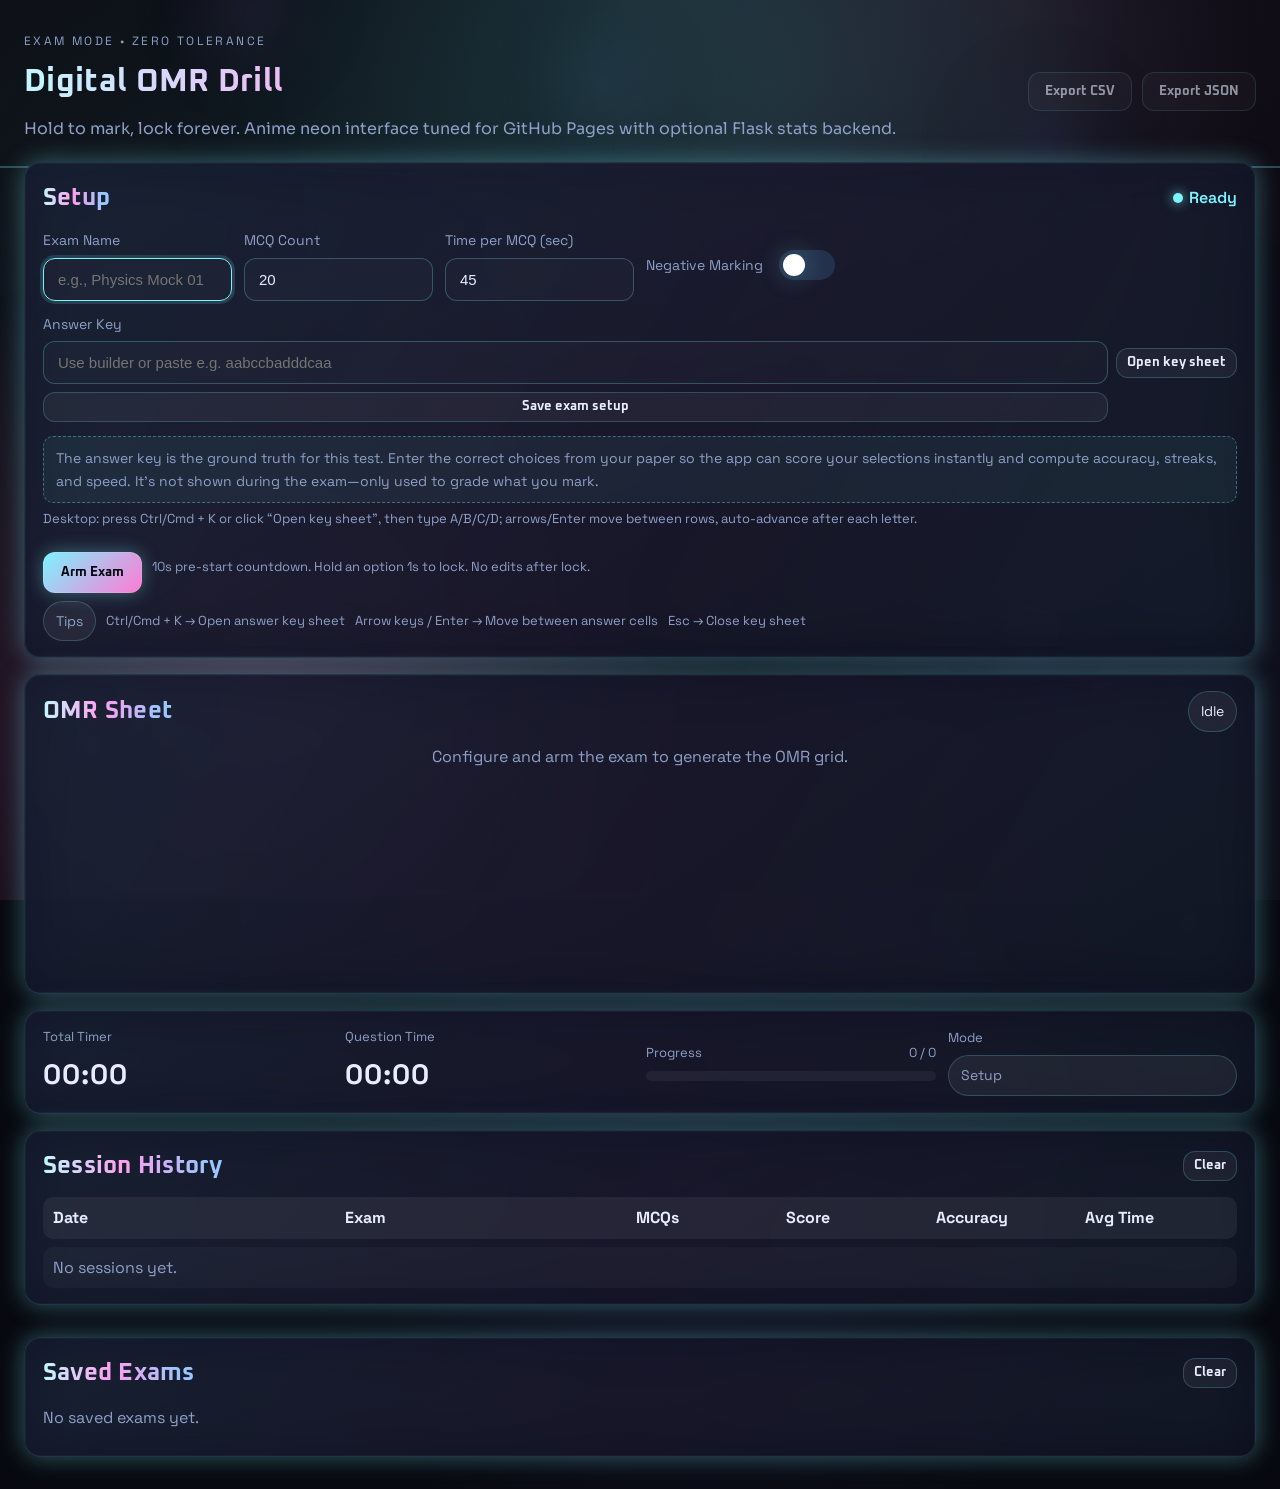
<file: index.html>
<!DOCTYPE html>
<html lang="en">
<head>
  <meta charset="UTF-8">
  <meta name="viewport" content="width=device-width, initial-scale=1.0">
  <title>Digital OMR Drill</title>
  <link rel="stylesheet" href="style.css">
  <link rel="preconnect" href="https://fonts.googleapis.com">
  <link rel="preconnect" href="https://fonts.gstatic.com" crossorigin>
  <link href="https://fonts.googleapis.com/css2?family=Oxanium:wght@400;600;700&family=Space+Grotesk:wght@400;500;600&family=Chakra+Petch:wght@500;700&family=Sora:wght@400;600&display=swap" rel="stylesheet">
</head>
<body>
  <canvas id="bgCanvas" class="bg-canvas" aria-hidden="true"></canvas>
  <div class="background-glow"></div>
  <header class="hero">
    <div>
      <p class="eyebrow">Exam mode • Zero tolerance</p>
      <h1>Digital OMR Drill</h1>
      <p class="lede">Hold to mark, lock forever. Anime neon interface tuned for GitHub Pages with optional Flask stats backend.</p>
    </div>
    <div class="hero-actions">
      <button id="exportCsvBtn" class="ghost" disabled>Export CSV</button>
      <button id="exportJsonBtn" class="ghost" disabled>Export JSON</button>
    </div>
  </header>

  <main class="app-shell">
    <section class="panel setup">
      <div class="panel-header">
        <h2>Setup</h2>
        <span class="status-dot ready">Ready</span>
      </div>
      <div class="grid form-grid">
        <label class="field">
          <span>Exam Name</span>
          <input id="examName" type="text" placeholder="e.g., Physics Mock 01" autocomplete="off" required>
        </label>
        <label class="field">
          <span>MCQ Count</span>
          <input id="mcqCount" type="number" min="1" max="500" value="20" required>
        </label>
        <label class="field">
          <span>Time per MCQ (sec)</span>
          <input id="timePerMcq" type="number" min="5" max="1200" value="45" required>
        </label>
        <label class="field switcher">
          <span>Negative Marking</span>
          <div class="toggle">
            <input id="negativeMarking" type="checkbox">
            <span class="slider"></span>
          </div>
        </label>
        <label class="field answer-key">
          <span>Answer Key</span>
          <div class="key-row">
            <input id="answerKey" type="text" placeholder="Use builder or paste e.g. aabccbadddcaa" autocomplete="off">
            <button id="openKeyBuilder" type="button" class="ghost small">Open key sheet</button>
            <button id="saveExamBtn" type="button" class="ghost small">Save exam setup</button>
          </div>
          <div class="callout">
            The answer key is the ground truth for this test. Enter the correct choices from your paper so the app can score your selections instantly and compute accuracy, streaks, and speed. It’s not shown during the exam—only used to grade what you mark.
          </div>
          <p class="hint desktop-only">Desktop: press Ctrl/Cmd + K or click “Open key sheet”, then type A/B/C/D; arrows/Enter move between rows, auto-advance after each letter.</p>
          <p class="hint mobile-only">Phone: tap “Open key sheet”, type A/B/C/D for each numbered row; the cursor moves forward after each letter. Use the on-screen arrows to navigate if needed.</p>
        </label>
      </div>
      <div class="setup-actions">
        <button id="startBtn" class="primary">Arm Exam</button>
        <p class="hint">10s pre-start countdown. Hold an option 1s to lock. No edits after lock.</p>
      </div>
      <div class="hotkeys">
        <span class="chip subtle">Tips</span>
        <div class="tip-list">
          <span>Ctrl/Cmd + K → Open answer key sheet</span>
          <span>Arrow keys / Enter → Move between answer cells</span>
          <span>Esc → Close key sheet</span>
        </div>
      </div>
    </section>

    <section class="panel omr-shell">
      <div class="panel-header">
        <h2>OMR Sheet</h2>
        <div class="chip" id="statusTag">Idle</div>
      </div>
      <div id="omrGrid" class="omr-grid empty-state">
        <p>Configure and arm the exam to generate the OMR grid.</p>
      </div>
    </section>

    <section class="panel bottom-bar">
      <div class="timer-block">
        <span class="label">Total Timer</span>
        <div id="totalTimer" class="big-number">00:00</div>
      </div>
      <div class="timer-block">
        <span class="label">Question Time</span>
        <div id="questionTimer" class="big-number">00:00</div>
      </div>
      <div class="progress">
        <div class="progress-meta">
          <span>Progress</span>
          <span id="progressText">0 / 0</span>
        </div>
        <div class="bar">
          <div id="progressBar"></div>
        </div>
      </div>
      <div class="state">
        <span class="label">Mode</span>
        <div id="modeLabel" class="chip subtle">Setup</div>
      </div>
    </section>

    <section class="panel results" id="resultsPanel" hidden>
      <div class="panel-header">
        <h2>Results</h2>
        <div class="chip success" id="scoreChip">Score: 0</div>
        <div class="chip subtle" id="moodChip">Mood: —</div>
      </div>
      <div class="results-grid">
        <div>
          <h3>Valid Answers</h3>
          <ul id="validList" class="answer-list"></ul>
        </div>
        <div>
          <h3>Overtime Answers</h3>
          <ul id="overtimeList" class="answer-list"></ul>
        </div>
      </div>
      <div class="stats">
        <div class="stat-card"><span>Accuracy</span><strong id="accuracyStat">0%</strong></div>
        <div class="stat-card"><span>Avg Time</span><strong id="avgTimeStat">0s</strong></div>
        <div class="stat-card"><span>Speed Var</span><strong id="varianceStat">0</strong></div>
        <div class="stat-card"><span>Longest Streak</span><strong id="streakStat">0</strong></div>
        <div class="stat-card"><span>Overtime Ratio</span><strong id="overtimeStat">0%</strong></div>
      </div>
      <div class="comparison" id="comparisonPanel" hidden>
        <div class="compare-card">
          <p class="eyebrow">This Run</p>
          <div class="compare-grid">
            <span>Score</span><strong id="cmpScoreNow">0</strong>
            <span>Accuracy</span><strong id="cmpAccNow">0%</strong>
            <span>Avg Time</span><strong id="cmpTimeNow">0s</strong>
          </div>
        </div>
        <div class="compare-card">
          <p class="eyebrow">Previous</p>
          <div class="compare-grid">
            <span>Score</span><strong id="cmpScorePrev">–</strong>
            <span>Accuracy</span><strong id="cmpAccPrev">–</strong>
            <span>Avg Time</span><strong id="cmpTimePrev">–</strong>
          </div>
          <p class="hint" id="cmpLabelPrev"></p>
        </div>
      </div>
      <div class="actions">
        <button id="saveSessionBtn" class="primary">Save Session</button>
        <button id="resetBtn" class="ghost">Reset</button>
        <button id="redoBtn" class="ghost">Redo Exam</button>
      </div>
    </section>

    <section class="panel history" id="historyPanel">
      <div class="panel-header">
        <h2>Session History</h2>
        <button id="clearHistoryBtn" class="ghost small">Clear</button>
      </div>
      <div class="history-table">
        <div class="history-row head">
          <span>Date</span><span>Exam</span><span>MCQs</span><span>Score</span><span>Accuracy</span><span>Avg Time</span>
        </div>
        <div id="historyBody"></div>
      </div>
    </section>

    <section class="panel saved-exams" id="savedExamsPanel">
      <div class="panel-header">
        <h2>Saved Exams</h2>
        <button id="clearExamsBtn" class="ghost small">Clear</button>
      </div>
      <div class="saved-grid" id="savedExamsBody">
        <p class="muted">No saved exams yet.</p>
      </div>
    </section>
  </main>

  <div id="prestartOverlay" class="overlay hidden">
    <div class="overlay-card">
      <p class="eyebrow">Starting in</p>
      <div id="countdownNum" class="countdown">10</div>
      <p>Hold steady — no inputs until the lights turn green.</p>
    </div>
  </div>

  <div id="answerOverlay" class="overlay hidden">
    <div class="overlay-card wide">
      <div class="panel-header">
        <h3>Fill Answer Key</h3>
        <button id="closeKeyBuilder" class="ghost small" type="button">Close</button>
      </div>
      <p class="lede">Enter one letter per question (A/B/C/D). Rows match your MCQ count.</p>
      <div class="shortcut-hints">
        <span>Arrows / Enter to move</span>
        <span>Auto-advance after typing</span>
        <span>Esc to close</span>
      </div>
      <div id="answerGrid" class="answer-grid"></div>
      <div class="dialog-actions">
        <button id="applyKeyBuilder" class="primary" type="button">Apply Answers</button>
        <button id="clearKeyBuilder" class="ghost" type="button">Clear</button>
      </div>
    </div>
  </div>

  <div id="endDialog" class="overlay hidden">
    <div class="overlay-card">
      <h3>Time's Up</h3>
      <p>Continue to view results or give up to discard.</p>
      <div class="dialog-actions">
        <button id="continueBtn" class="primary">Continue</button>
        <button id="giveUpBtn" class="ghost">Give up</button>
      </div>
    </div>
  </div>

  <template id="rowTemplate">
    <div class="omr-row">
      <span class="q-number"></span>
      <div class="options">
        <button class="option" data-choice="A">A</button>
        <button class="option" data-choice="B">B</button>
        <button class="option" data-choice="C">C</button>
        <button class="option" data-choice="D">D</button>
      </div>
      <span class="lock-state">Unlocked</span>
    </div>
  </template>

  <script>
    // Optional: set your Flask backend origin here, e.g. "http://localhost:5000"
    window.BACKEND_URL = "";
  </script>
  <script src="script.js"></script>
</body>
</html>
</file>
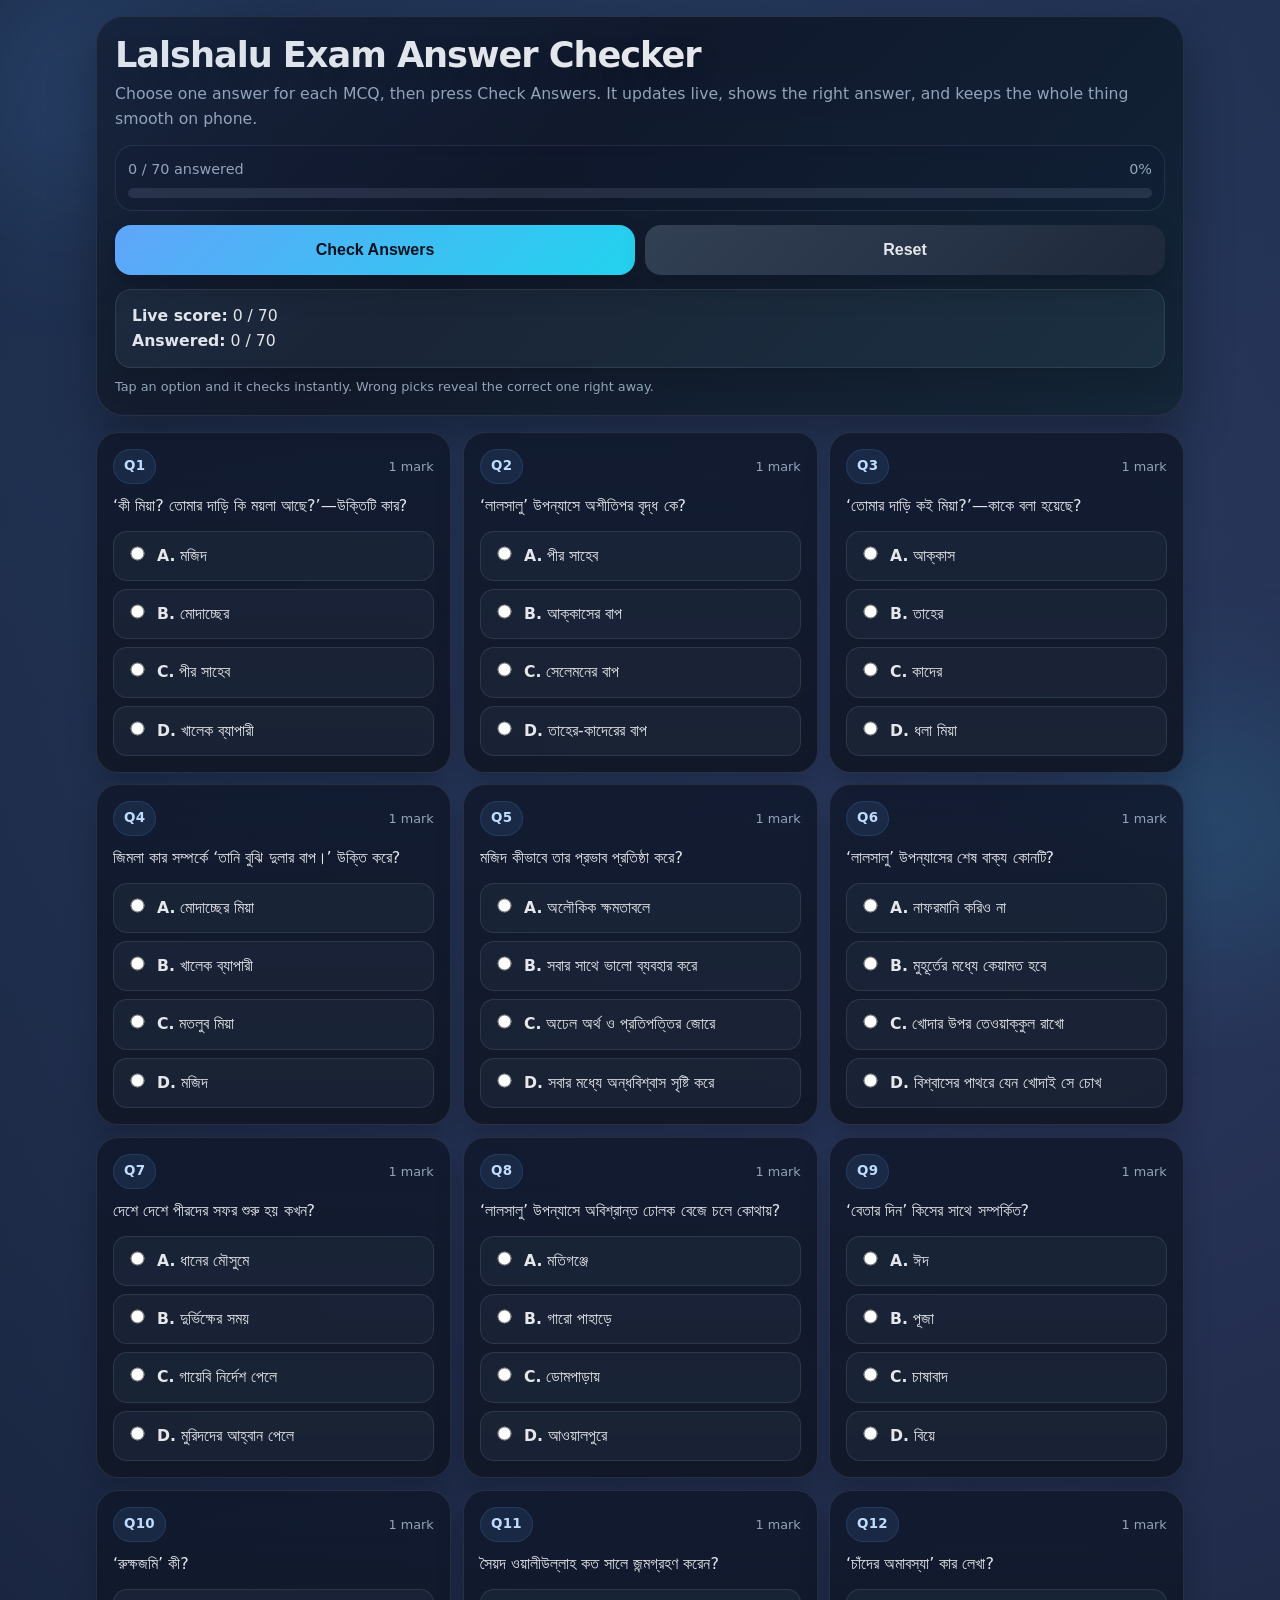
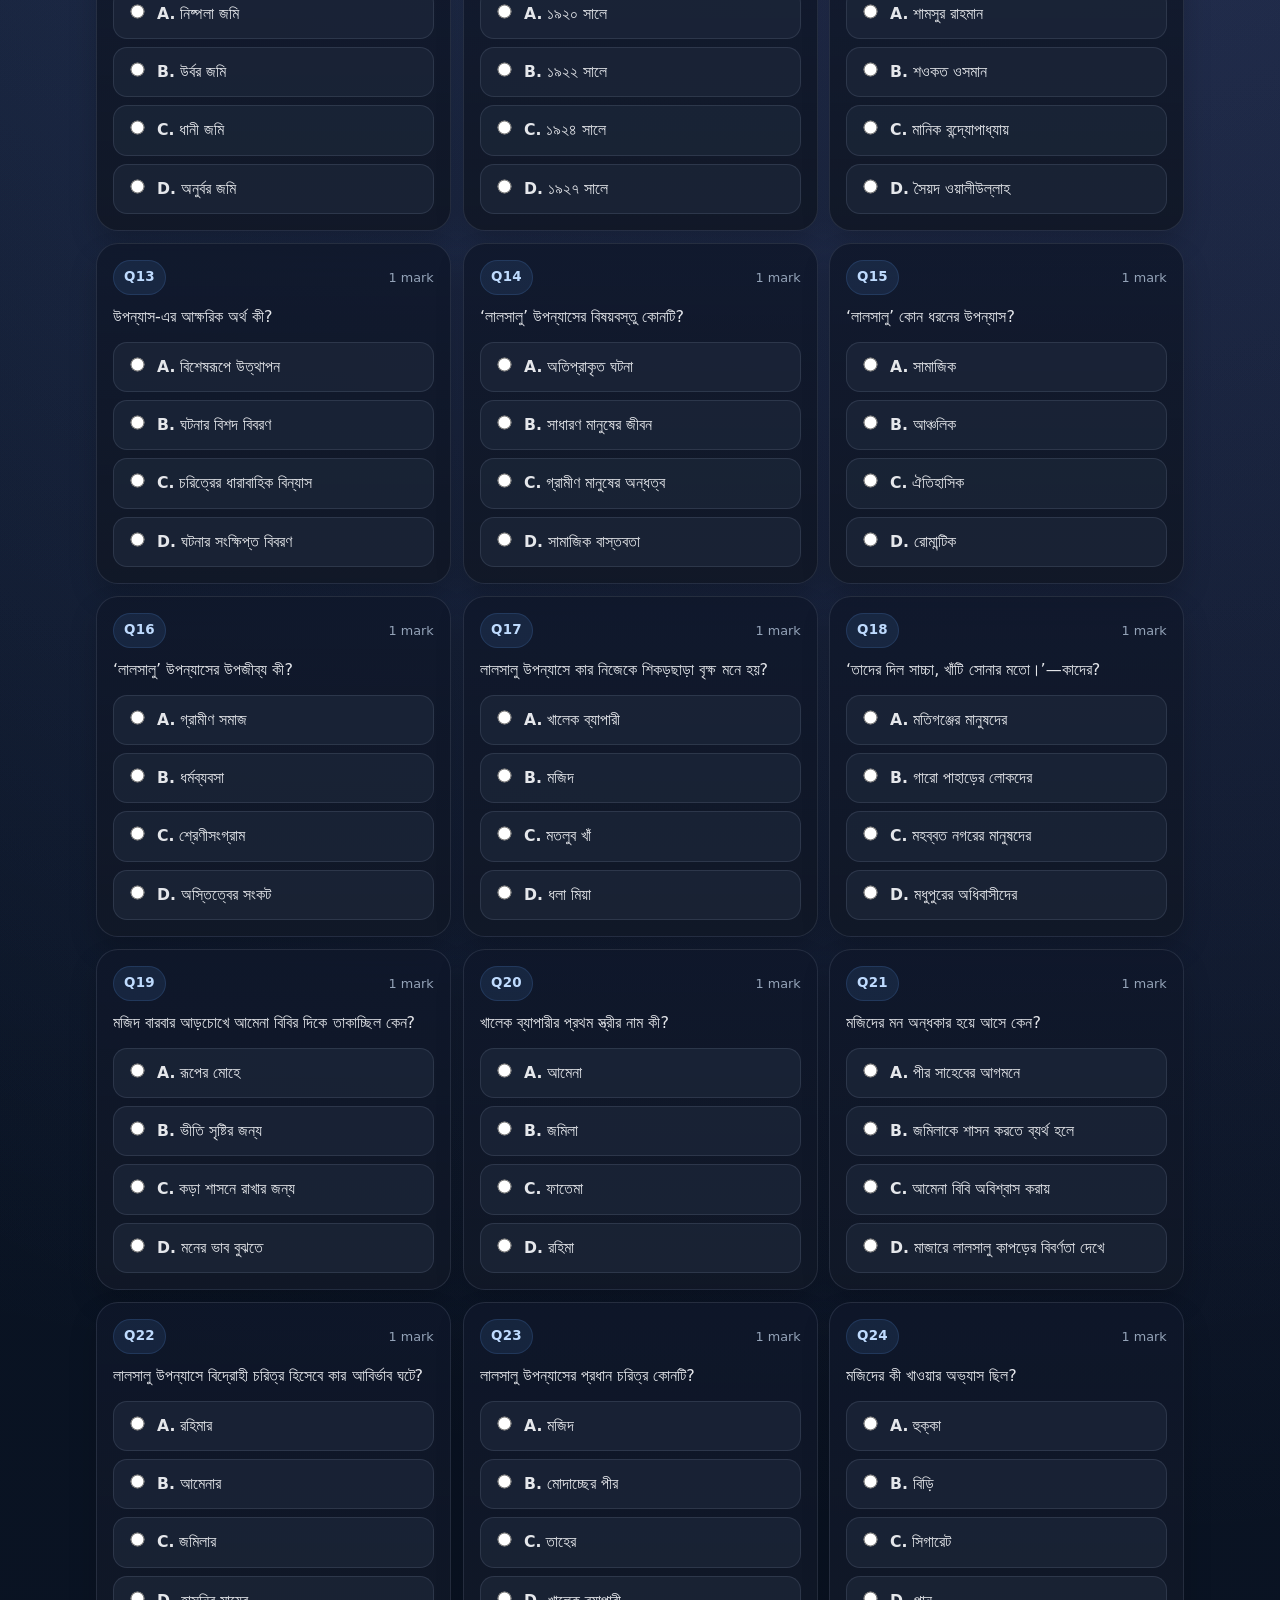
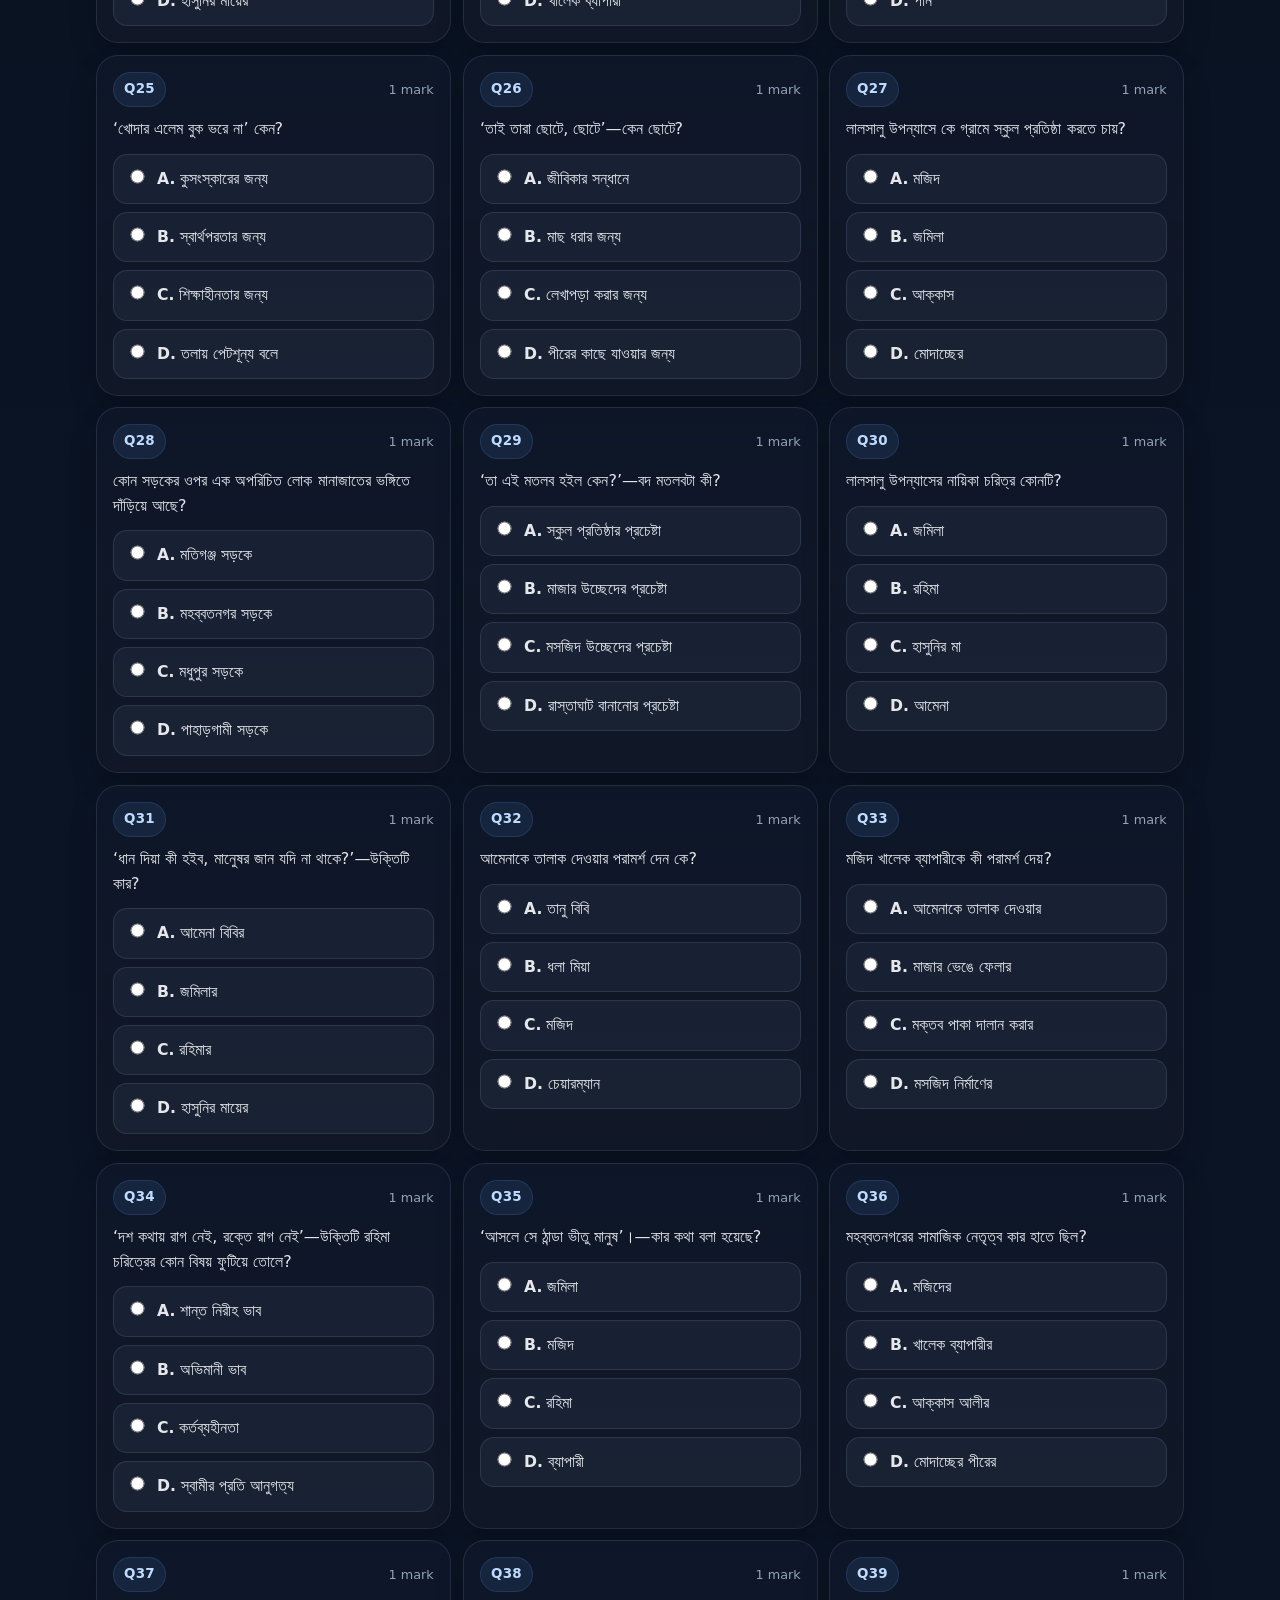
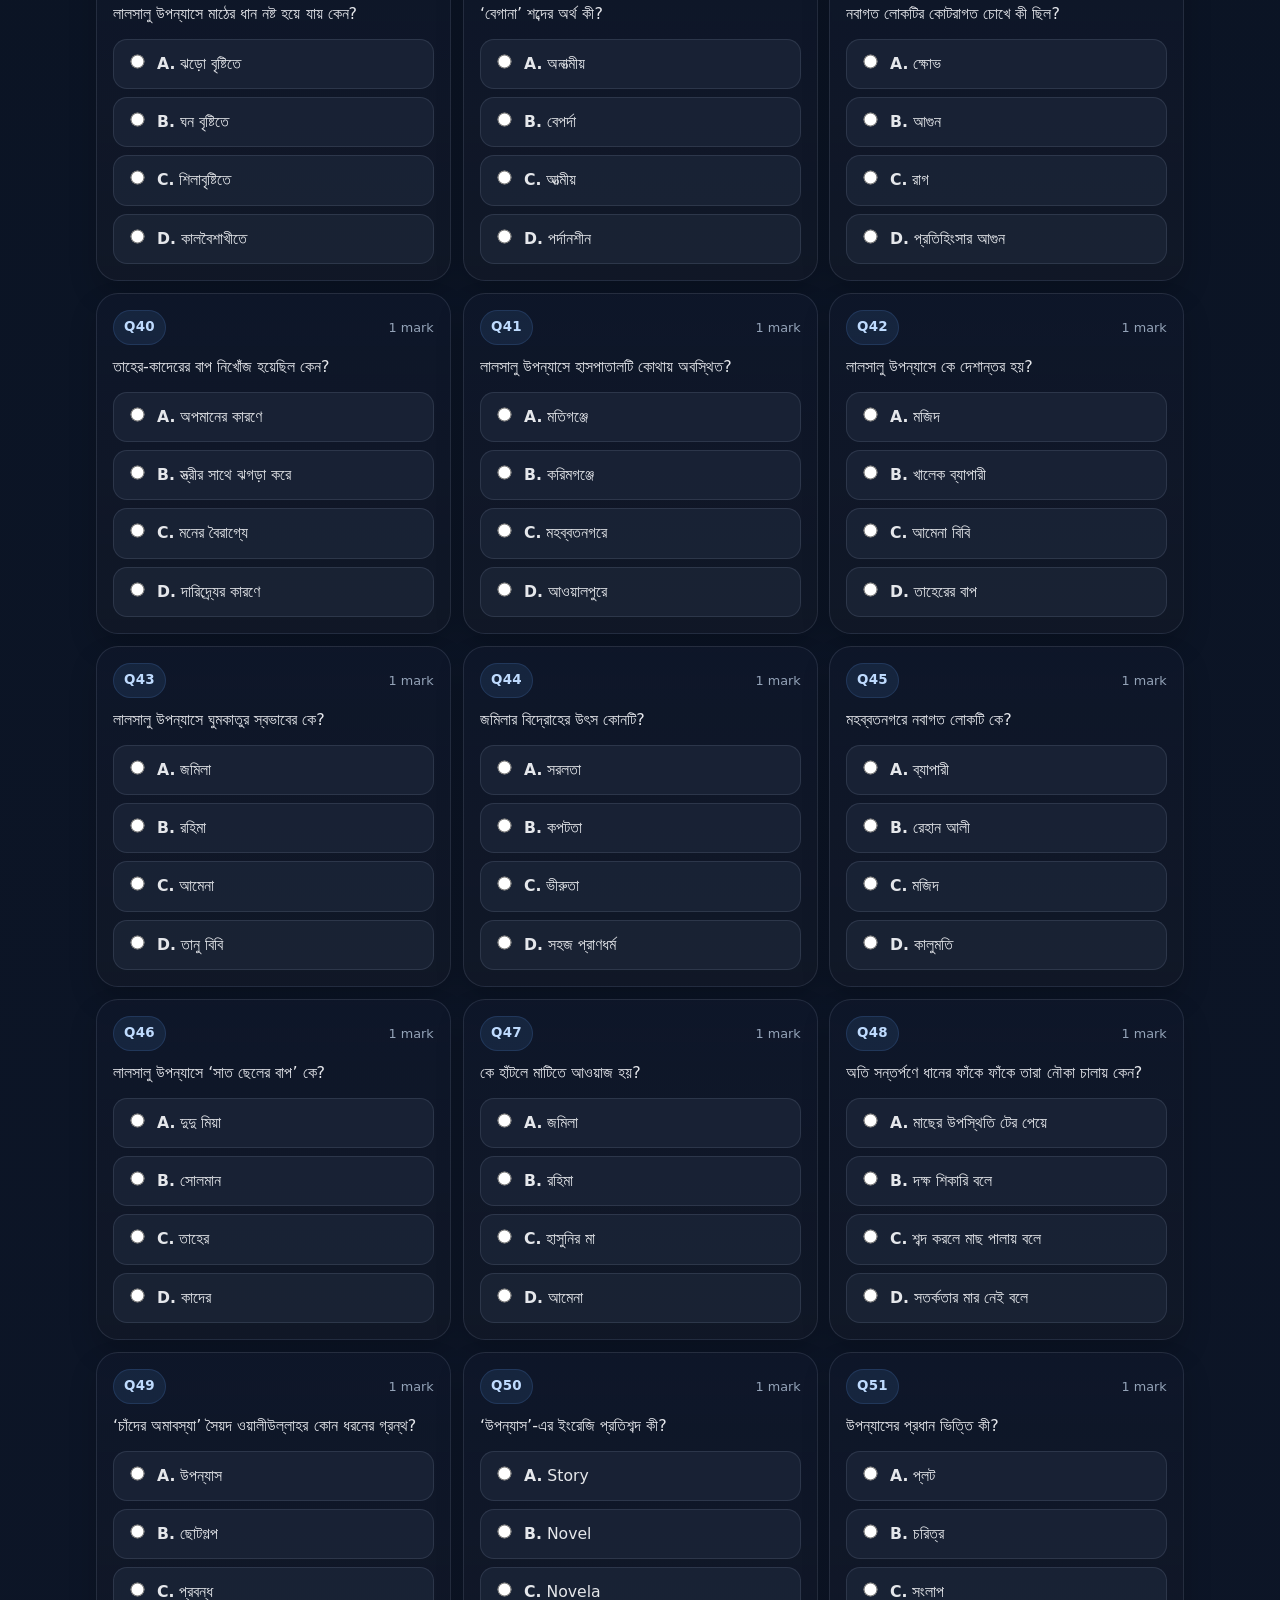
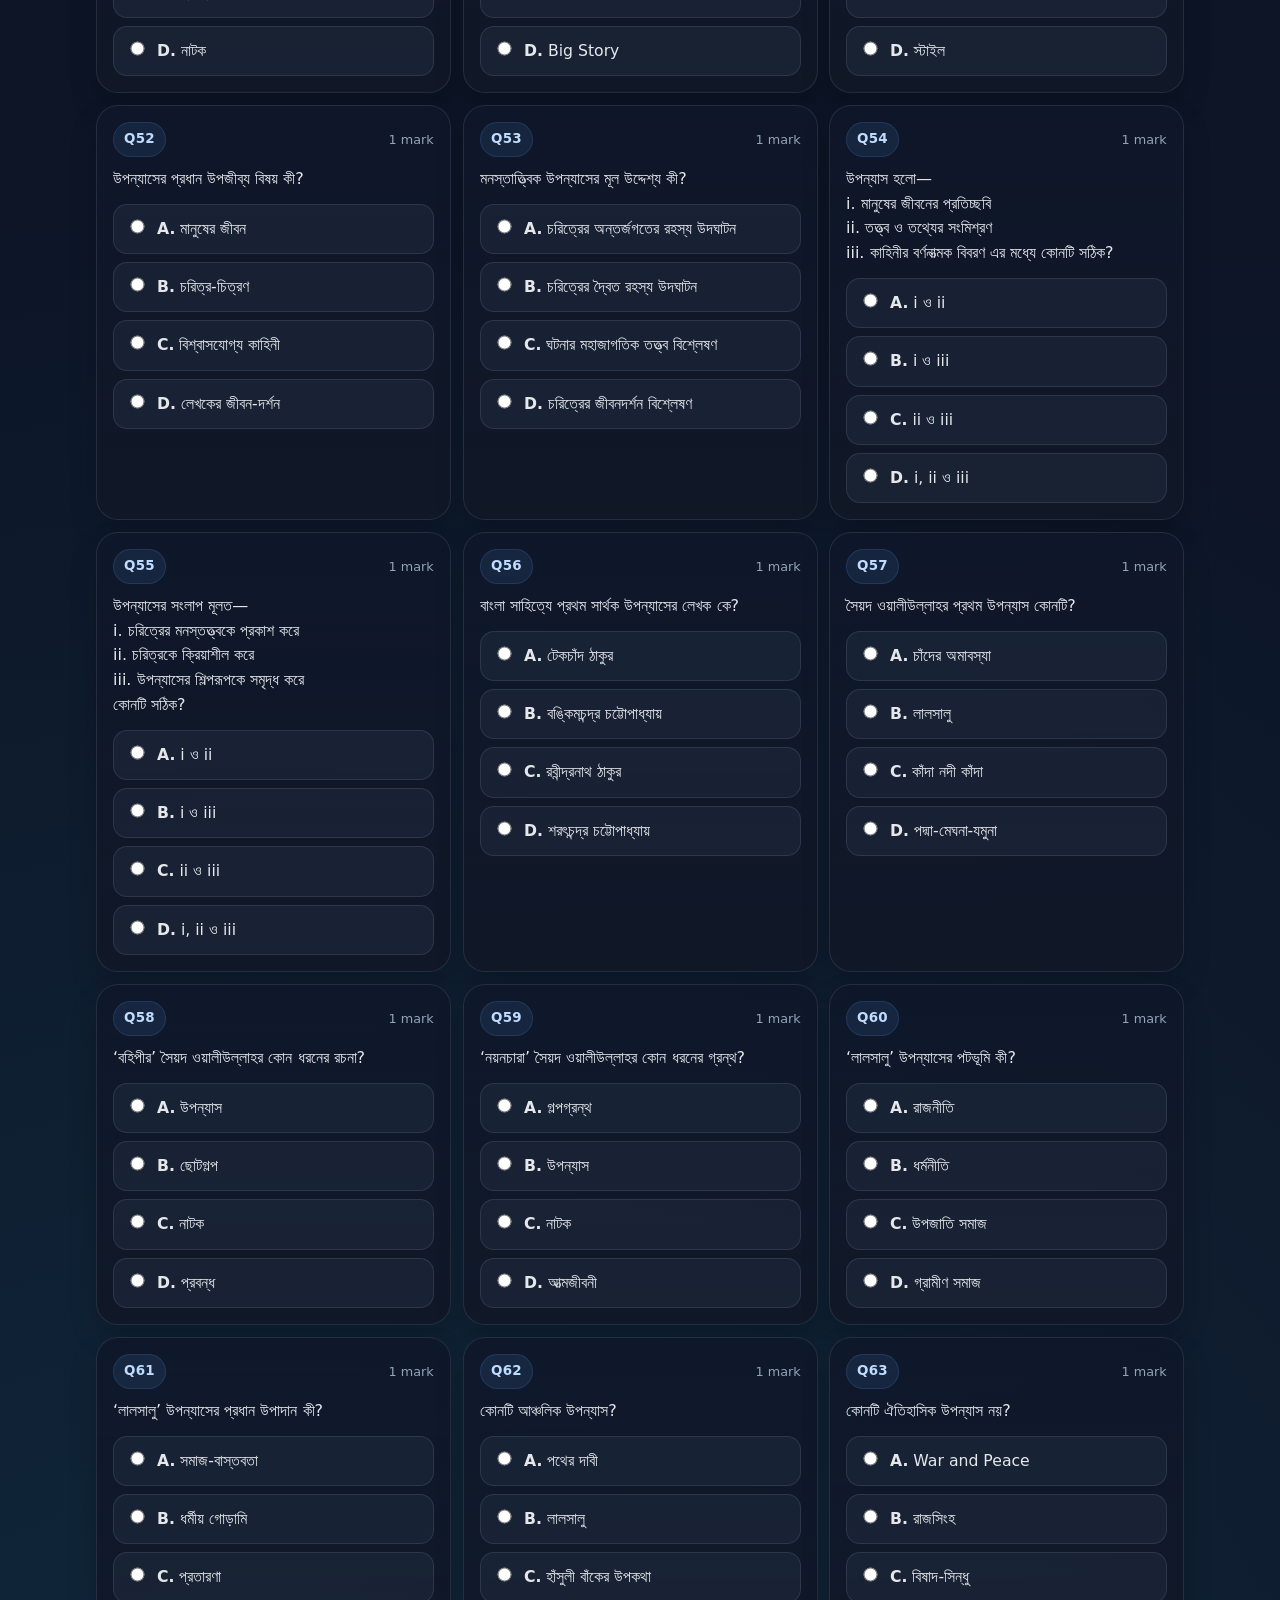
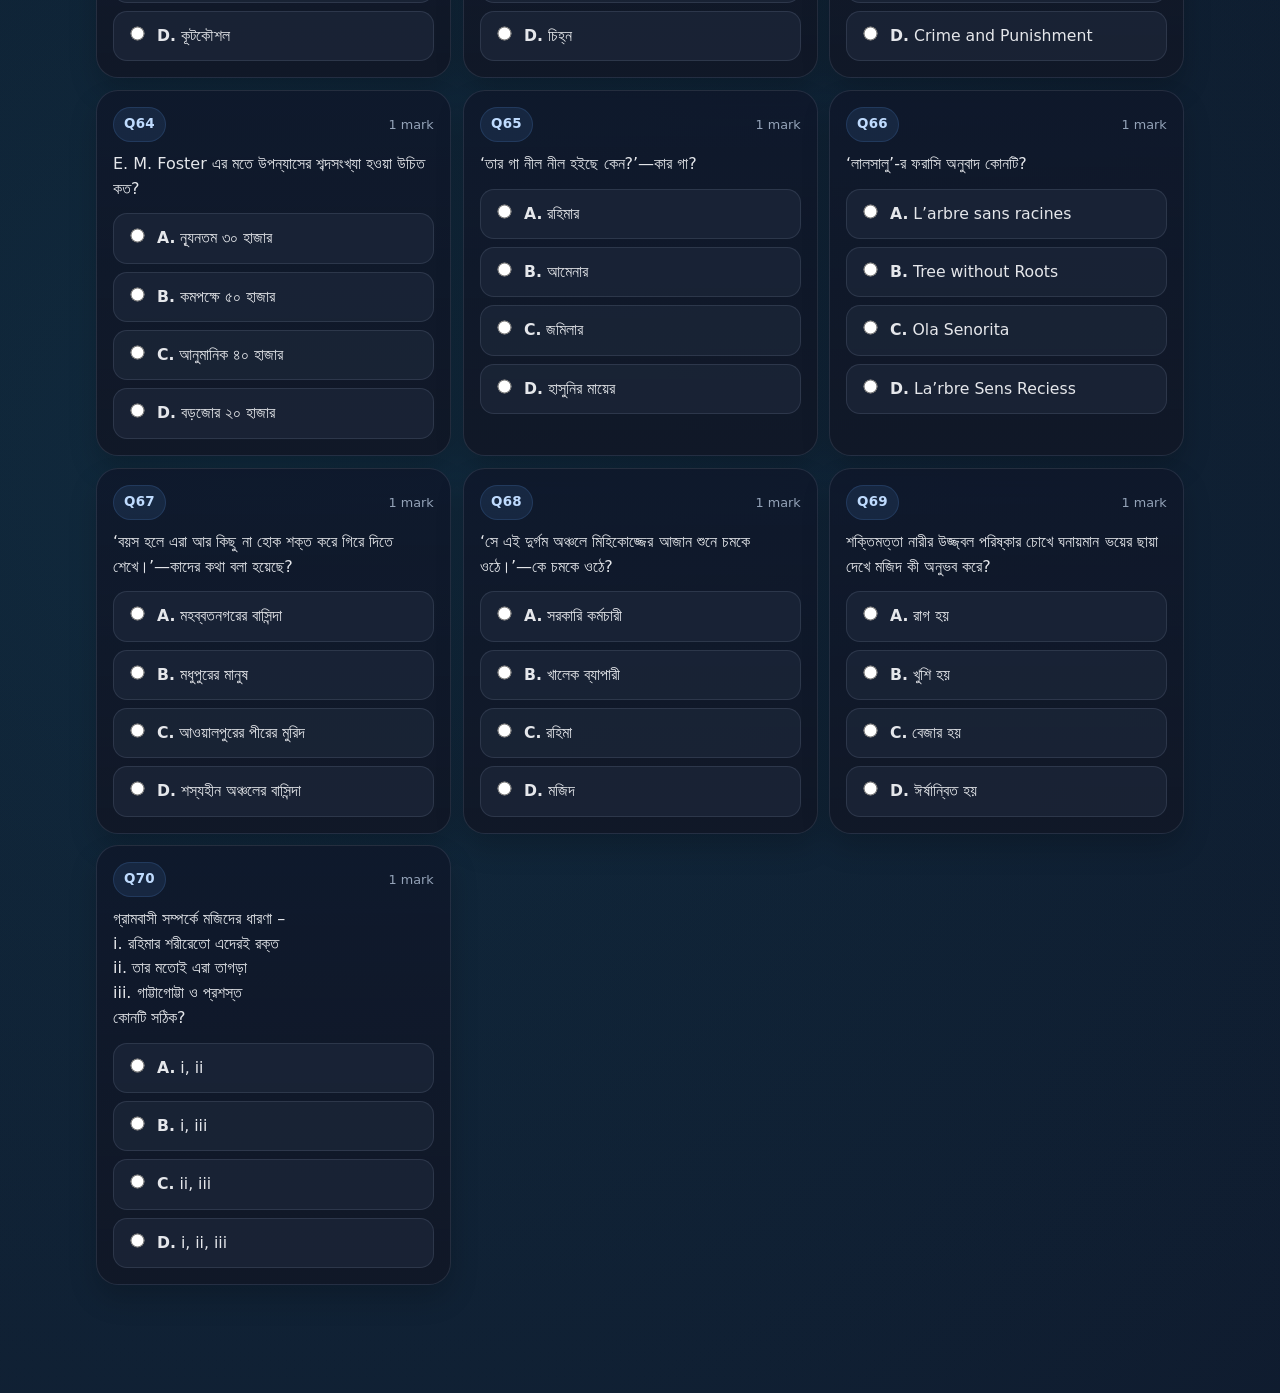
<file: lalshalu_exam_checker.html>
<!DOCTYPE html>
<html lang="bn">
<head>
  <meta charset="UTF-8" />
  <meta name="viewport" content="width=device-width, initial-scale=1.0" />
  <title>Lalshalu Exam Answer Checker</title>
  <style>
    :root {
      --bg1: #07111f;
      --bg2: #0f172a;
      --card: rgba(15, 23, 42, 0.78);
      --text: #e5e7eb;
      --muted: #94a3b8;
      --accent: #60a5fa;
      --accent-2: #22d3ee;
      --accent-3: #a78bfa;
      --good: #22c55e;
      --bad: #ef4444;
      --border: rgba(148, 163, 184, 0.22);
      --shadow: 0 22px 48px rgba(0, 0, 0, 0.32);
      --shadow-soft: 0 14px 28px rgba(0, 0, 0, 0.18);
      --radius-xl: 28px;
      --radius-lg: 22px;
    }

    * { box-sizing: border-box; }

    html {
      scroll-behavior: smooth;
      -webkit-text-size-adjust: 100%;
      text-size-adjust: 100%;
    }

    body {
      margin: 0;
      font-family: Inter, system-ui, -apple-system, BlinkMacSystemFont, "Segoe UI", Roboto, Arial, sans-serif;
      color: var(--text);
      line-height: 1.55;
      background:
        radial-gradient(circle at top, rgba(96, 165, 250, 0.20), transparent 32%),
        radial-gradient(circle at 85% 10%, rgba(167, 139, 250, 0.16), transparent 26%),
        radial-gradient(circle at 20% 90%, rgba(34, 211, 238, 0.10), transparent 22%),
        linear-gradient(180deg, var(--bg1) 0%, var(--bg2) 100%);
      min-height: 100vh;
      overflow-x: hidden;
      position: relative;
    }

    body::before,
    body::after {
      content: "";
      position: fixed;
      width: 360px;
      height: 360px;
      border-radius: 50%;
      filter: blur(70px);
      opacity: 0.22;
      pointer-events: none;
      z-index: 0;
      animation: floatGlow 14s ease-in-out infinite alternate;
    }

    body::before {
      top: -90px;
      left: -100px;
      background: radial-gradient(circle, rgba(96, 165, 250, 0.95), transparent 70%);
    }

    body::after {
      right: -120px;
      bottom: -110px;
      background: radial-gradient(circle, rgba(34, 211, 238, 0.9), transparent 70%);
      animation-delay: -5s;
    }

    @keyframes floatGlow {
      from { transform: translate3d(0, 0, 0) scale(1); }
      to { transform: translate3d(18px, 24px, 0) scale(1.12); }
    }

    @keyframes scorePop {
      from { opacity: 0; transform: translateY(8px) scale(0.98); }
      to { opacity: 1; transform: translateY(0) scale(1); }
    }

    @keyframes correctPulse {
      0% { transform: scale(1); }
      45% { transform: scale(1.015); }
      100% { transform: scale(1); }
    }

    @keyframes wrongShake {
      0%, 100% { transform: translateX(0); }
      20% { transform: translateX(-3px); }
      40% { transform: translateX(3px); }
      60% { transform: translateX(-2px); }
      80% { transform: translateX(2px); }
    }

    .wrap {
      width: min(100%, 1120px);
      margin: 0 auto;
      padding: 16px;
      padding-bottom: 108px;
      position: relative;
      z-index: 1;
    }

    .hero {
      background: linear-gradient(180deg, rgba(15, 23, 42, 0.94), rgba(17, 24, 39, 0.90));
      border: 1px solid rgba(148, 163, 184, 0.18);
      border-radius: var(--radius-xl);
      padding: 18px;
      margin-bottom: 16px;
      box-shadow: var(--shadow);
      position: relative;
      overflow: hidden;
      backdrop-filter: blur(18px);
      transition: transform 0.25s ease, box-shadow 0.25s ease, border-color 0.25s ease;
    }

    .hero::before {
      content: "";
      position: absolute;
      inset: 0;
      background: linear-gradient(135deg, rgba(96, 165, 250, 0.08), transparent 40%, rgba(34, 211, 238, 0.06));
      pointer-events: none;
    }

    .hero:hover {
      transform: translateY(-2px);
      border-color: rgba(96, 165, 250, 0.34);
      box-shadow: 0 24px 56px rgba(0, 0, 0, 0.38);
    }

    h1 {
      margin: 0 0 8px;
      font-size: clamp(1.35rem, 4.2vw, 2.2rem);
      letter-spacing: -0.03em;
      line-height: 1.12;
      text-shadow: 0 10px 26px rgba(0, 0, 0, 0.18);
    }

    p {
      margin: 6px 0;
      color: var(--muted);
      font-size: 0.98rem;
    }

    .actions {
      display: grid;
      grid-template-columns: 1fr 1fr;
      gap: 10px;
      margin-top: 14px;
    }

    button {
      appearance: none;
      border: 0;
      border-radius: 16px;
      padding: 14px 16px;
      min-height: 50px;
      font-weight: 900;
      font-size: 1rem;
      cursor: pointer;
      transition: transform 0.18s ease, box-shadow 0.18s ease, opacity 0.18s ease, filter 0.18s ease;
      box-shadow: var(--shadow-soft);
      touch-action: manipulation;
      position: relative;
      overflow: hidden;
    }

    button::after {
      content: "";
      position: absolute;
      inset: 0;
      background: linear-gradient(120deg, transparent 0%, rgba(255,255,255,0.18) 50%, transparent 100%);
      transform: translateX(-120%);
      transition: transform 0.45s ease;
    }

    button:hover::after { transform: translateX(120%); }
    button:hover { transform: translateY(-2px); filter: brightness(1.03); }
    button:active { transform: scale(0.98); }

    .primary {
      background: linear-gradient(135deg, var(--accent), var(--accent-2));
      color: #07111f;
    }

    .secondary {
      background: linear-gradient(135deg, rgba(51, 65, 85, 0.98), rgba(30, 41, 59, 0.98));
      color: var(--text);
    }

    .progress-shell {
      margin-top: 14px;
      padding: 12px;
      background: rgba(15, 23, 42, 0.55);
      border: 1px solid rgba(148, 163, 184, 0.14);
      border-radius: 18px;
      overflow: hidden;
    }

    .progress-meta {
      display: flex;
      justify-content: space-between;
      gap: 10px;
      align-items: center;
      margin-bottom: 8px;
      font-size: 0.9rem;
      color: var(--muted);
    }

    .progress-bar {
      width: 100%;
      height: 10px;
      border-radius: 999px;
      background: rgba(148, 163, 184, 0.16);
      overflow: hidden;
    }

    .progress-fill {
      width: 0%;
      height: 100%;
      border-radius: inherit;
      background: linear-gradient(90deg, var(--accent), var(--accent-2), var(--accent-3));
      box-shadow: 0 0 24px rgba(96, 165, 250, 0.35);
      transition: width 0.32s ease;
    }

    .scorebox {
      margin-top: 14px;
      padding: 14px 16px;
      border: 1px solid rgba(148, 163, 184, 0.16);
      border-radius: 16px;
      background: rgba(30, 41, 59, 0.82);
      display: none;
      box-shadow: var(--shadow-soft);
      font-size: 0.98rem;
      animation: scorePop 0.45s ease;
    }

    .grid {
      display: grid;
      grid-template-columns: repeat(auto-fit, minmax(290px, 1fr));
      gap: 12px;
    }

    .qcard {
      background: linear-gradient(180deg, rgba(15, 23, 42, 0.82), rgba(17, 24, 39, 0.96));
      border: 1px solid rgba(148, 163, 184, 0.16);
      border-radius: var(--radius-lg);
      padding: 16px;
      box-shadow: var(--shadow-soft);
      overflow: hidden;
      transform: translateY(18px) scale(0.985);
      opacity: 0;
      transition: transform 0.45s ease, opacity 0.45s ease, border-color 0.25s ease, box-shadow 0.25s ease;
      scroll-margin-top: 92px;
      contain: content;
    }

    .qcard.show {
      opacity: 1;
      transform: translateY(0) scale(1);
    }

    .qcard:hover {
      border-color: rgba(96, 165, 250, 0.28);
      box-shadow: 0 16px 34px rgba(0, 0, 0, 0.24);
    }

    .qhead {
      display: flex;
      justify-content: space-between;
      gap: 8px;
      align-items: center;
      margin-bottom: 10px;
    }

    .qnum {
      font-weight: 900;
      color: #bfdbfe;
      letter-spacing: 0.02em;
      font-size: 0.84rem;
      text-transform: uppercase;
      background: rgba(96, 165, 250, 0.10);
      border: 1px solid rgba(96, 165, 250, 0.15);
      padding: 6px 10px;
      border-radius: 999px;
    }

    .qtext {
      margin: 0 0 12px;
      font-size: 1rem;
      color: var(--text);
      word-break: break-word;
    }

    .options {
      display: grid;
      gap: 8px;
    }

    label.option {
      display: flex;
      gap: 10px;
      align-items: flex-start;
      padding: 12px 12px;
      border: 1px solid rgba(148, 163, 184, 0.16);
      border-radius: 14px;
      background: rgba(30, 41, 59, 0.68);
      cursor: pointer;
      transition: border-color 0.18s ease, background 0.18s ease, transform 0.18s ease, box-shadow 0.18s ease;
      min-height: 48px;
      -webkit-tap-highlight-color: transparent;
      position: relative;
      overflow: hidden;
    }

    label.option::before {
      content: "";
      position: absolute;
      inset: 0;
      background: linear-gradient(90deg, transparent, rgba(255,255,255,0.06), transparent);
      transform: translateX(-120%);
      transition: transform 0.5s ease;
    }

    label.option:hover::before { transform: translateX(120%); }
    label.option:hover { border-color: rgba(96, 165, 250, 0.42); transform: translateY(-1px); }
    label.option:active { transform: scale(0.995); }

    label.option span {
      flex: 1;
      min-width: 0;
      word-break: break-word;
      font-size: 0.98rem;
    }

    input[type="radio"] {
      margin-top: 3px;
      transform: scale(1.08);
      accent-color: var(--accent);
      flex: 0 0 auto;
    }

    .result-correct {
      border-color: rgba(34, 197, 94, 0.95) !important;
      background: rgba(34, 197, 94, 0.14) !important;
      box-shadow: inset 0 0 0 1px rgba(34, 197, 94, 0.18);
      animation: correctPulse 0.45s ease;
    }

    .result-wrong {
      border-color: rgba(239, 68, 68, 0.95) !important;
      background: rgba(239, 68, 68, 0.14) !important;
      box-shadow: inset 0 0 0 1px rgba(239, 68, 68, 0.18);
      animation: wrongShake 0.38s ease;
    }

    .small {
      font-size: 0.8rem;
      color: var(--muted);
      white-space: nowrap;
    }

    .hero .small {
      white-space: normal;
      margin-top: 10px;
      line-height: 1.45;
    }

    .top-btn {
      position: fixed;
      right: 14px;
      bottom: 92px;
      z-index: 40;
      display: none;
      background: linear-gradient(135deg, var(--accent), var(--accent-2));
      color: #07111f;
      border-radius: 999px;
      padding: 12px 16px;
      min-height: 46px;
      font-weight: 900;
      box-shadow: var(--shadow);
      border: 1px solid rgba(255,255,255,0.18);
    }

    .top-btn.show { display: block; animation: scorePop 0.28s ease; }

    .mobile-dock {
      position: fixed;
      left: 0;
      right: 0;
      bottom: 0;
      z-index: 30;
      padding: 10px 12px calc(10px + env(safe-area-inset-bottom));
      display: none;
      background: linear-gradient(180deg, rgba(7, 17, 31, 0), rgba(7, 17, 31, 0.92) 30%, rgba(7, 17, 31, 0.98));
      backdrop-filter: blur(12px);
    }

    .dock-inner {
      display: grid;
      grid-template-columns: 1fr 1fr;
      gap: 10px;
      max-width: 1120px;
      margin: 0 auto;
    }

    .dock-pill {
      background: rgba(15, 23, 42, 0.9);
      border: 1px solid rgba(148, 163, 184, 0.18);
      border-radius: 18px;
      padding: 10px 12px;
      box-shadow: var(--shadow-soft);
      text-align: center;
      font-weight: 800;
      font-size: 0.92rem;
      color: var(--text);
    }

    .dock-pill strong { color: #bfdbfe; }

    @media (max-width: 720px) {
      .top-btn { right: 12px; bottom: 104px; }
      .wrap { padding: 12px; padding-bottom: 124px; }
      .hero { padding: 16px; border-radius: 22px; }
      .grid { grid-template-columns: 1fr; gap: 10px; }
      .qcard { padding: 14px; border-radius: 18px; }
      .actions { grid-template-columns: 1fr; }
      button { width: 100%; }
      .mobile-dock { display: block; }
    }

    @media (max-width: 480px) {
      .wrap { padding: 10px; padding-bottom: 132px; }
      h1 { font-size: 1.2rem; }
      p { font-size: 0.94rem; }
      .hero { padding: 14px; }
      .qtext { font-size: 0.96rem; }
      label.option { padding: 11px 11px; border-radius: 12px; }
      .scorebox { font-size: 0.95rem; }
      .small { font-size: 0.76rem; }
      .progress-shell { padding: 10px; }
      .dock-inner { grid-template-columns: 1fr; }
    }

    @media (prefers-reduced-motion: reduce) {
      *, *::before, *::after {
        animation: none !important;
        transition: none !important;
        scroll-behavior: auto !important;
      }
      .qcard { opacity: 1; transform: none; }
    }
  </style>
</head>
<body>
  <div class="wrap">
    <div class="hero">
      <h1>Lalshalu Exam Answer Checker</h1>
      <p>Choose one answer for each MCQ, then press Check Answers. It updates live, shows the right answer, and keeps the whole thing smooth on phone.</p>
      <div class="progress-shell">
        <div class="progress-meta"><span id="progressText">0 / 70 answered</span><span id="progressPercent">0%</span></div>
        <div class="progress-bar"><div id="progressFill" class="progress-fill"></div></div>
      </div>
      <div class="actions">
        <button class="primary" type="button" onclick="checkAnswers()">Check Answers</button>
        <button class="secondary" type="button" onclick="resetQuiz()">Reset</button>
      </div>
      <div id="scoreBox" class="scorebox"></div>
      <div class="small">Tap an option and it checks instantly. Wrong picks reveal the correct one right away.</div>
    </div>

    <form id="quizForm" class="grid"></form>
  </div>

  <button id="topBtn" class="top-btn" type="button" onclick="goTop()" aria-label="Go to top">↑ Top</button>

  <div class="mobile-dock">
    <div class="dock-inner">
      <div class="dock-pill"><strong id="dockAnswered">0</strong> answered</div>
      <button class="primary" type="button" onclick="checkAnswers()">Check</button>
    </div>
  </div>

  <script>
    const questions = [
      { q: "‘কী মিয়া? তোমার দাড়ি কি ময়লা আছে?’—উক্তিটি কার?", o: ["মজিদ", "মোদাচ্ছের", "পীর সাহেব", "খালেক ব্যাপারী"], a: 0 },
      { q: "‘লালসালু’ উপন্যাসে অশীতিপর বৃদ্ধ কে?", o: ["পীর সাহেব", "আক্কাসের বাপ", "সেলেমনের বাপ", "তাহের-কাদেরের বাপ"], a: 0 },
      { q: "‘তোমার দাড়ি কই মিয়া?’—কাকে বলা হয়েছে?", o: ["আক্কাস", "তাহের", "কাদের", "ধলা মিয়া"], a: 0 },
      { q: "জিমলা কার সম্পর্কে ‘তানি বুঝি দুলার বাপ।’ উক্তি করে?", o: ["মোদাচ্ছের মিয়া", "খালেক ব্যাপারী", "মতলুব মিয়া", "মজিদ"], a: 1 },
      { q: "মজিদ কীভাবে তার প্রভাব প্রতিষ্ঠা করে?", o: ["অলৌকিক ক্ষমতাবলে", "সবার সাথে ভালো ব্যবহার করে", "অঢেল অর্থ ও প্রতিপত্তির জোরে", "সবার মধ্যে অন্ধবিশ্বাস সৃষ্টি করে"], a: 3 },
      { q: "‘লালসালু’ উপন্যাসের শেষ বাক্য কোনটি?", o: ["নাফরমানি করিও না", "মুহূর্তের মধ্যে কেয়ামত হবে", "খোদার উপর তেওয়াক্কুল রাখো", "বিশ্বাসের পাথরে যেন খোদাই সে চোখ"], a: 0 },
      { q: "দেশে দেশে পীরদের সফর শুরু হয় কখন?", o: ["ধানের মৌসুমে", "দুর্ভিক্ষের সময়", "গায়েবি নির্দেশ পেলে", "মুরিদদের আহ্বান পেলে"], a: 1 },
      { q: "‘লালসালু’ উপন্যাসে অবিশ্রান্ত ঢোলক বেজে চলে কোথায়?", o: ["মতিগঞ্জে", "গারো পাহাড়ে", "ডোমপাড়ায়", "আওয়ালপুরে"], a: 3 },
      { q: "‘বেতার দিন’ কিসের সাথে সম্পর্কিত?", o: ["ঈদ", "পূজা", "চাষাবাদ", "বিয়ে"], a: 2 },
      { q: "‘রুক্ষজমি’ কী?", o: ["নিষ্পলা জমি", "উর্বর জমি", "ধানী জমি", "অনুর্বর জমি"], a: 3 },
      { q: "সৈয়দ ওয়ালীউল্লাহ কত সালে জন্মগ্রহণ করেন?", o: ["১৯২০ সালে", "১৯২২ সালে", "১৯২৪ সালে", "১৯২৭ সালে"], a: 1 },
      { q: "‘চাঁদের অমাবস্যা’ কার লেখা?", o: ["শামসুর রাহমান", "শওকত ওসমান", "মানিক বন্দ্যোপাধ্যায়", "সৈয়দ ওয়ালীউল্লাহ"], a: 3 },
      { q: "উপন্যাস-এর আক্ষরিক অর্থ কী?", o: ["বিশেষরূপে উত্থাপন", "ঘটনার বিশদ বিবরণ", "চরিত্রের ধারাবাহিক বিন্যাস", "ঘটনার সংক্ষিপ্ত বিবরণ"], a: 2 },
      { q: "‘লালসালু’ উপন্যাসের বিষয়বস্তু কোনটি?", o: ["অতিপ্রাকৃত ঘটনা", "সাধারণ মানুষের জীবন", "গ্রামীণ মানুষের অন্ধত্ব", "সামাজিক বাস্তবতা"], a: 3 },
      { q: "‘লালসালু’ কোন ধরনের উপন্যাস?", o: ["সামাজিক", "আঞ্চলিক", "ঐতিহাসিক", "রোমান্টিক"], a: 1 },
      { q: "‘লালসালু’ উপন্যাসের উপজীব্য কী?", o: ["গ্রামীণ সমাজ", "ধর্মব্যবসা", "শ্রেণীসংগ্রাম", "অস্তিত্বের সংকট"], a: 1 },
      { q: "লালসালু উপন্যাসে কার নিজেকে শিকড়ছাড়া বৃক্ষ মনে হয়?", o: ["খালেক ব্যাপারী", "মজিদ", "মতলুব খাঁ", "ধলা মিয়া"], a: 1 },
      { q: "‘তাদের দিল সাচ্চা, খাঁটি সোনার মতো।’—কাদের?", o: ["মতিগঞ্জের মানুষদের", "গারো পাহাড়ের লোকদের", "মহব্বত নগরের মানুষদের", "মধুপুরের অধিবাসীদের"], a: 1 },
      { q: "মজিদ বারবার আড়চোখে আমেনা বিবির দিকে তাকাচ্ছিল কেন?", o: ["রূপের মোহে", "ভীতি সৃষ্টির জন্য", "কড়া শাসনে রাখার জন্য", "মনের ভাব বুঝতে"], a: 0 },
      { q: "খালেক ব্যাপারীর প্রথম স্ত্রীর নাম কী?", o: ["আমেনা", "জমিলা", "ফাতেমা", "রহিমা"], a: 0 },
      { q: "মজিদের মন অন্ধকার হয়ে আসে কেন?", o: ["পীর সাহেবের আগমনে", "জমিলাকে শাসন করতে ব্যর্থ হলে", "আমেনা বিবি অবিশ্বাস করায়", "মাজারে লালসালু কাপড়ের বিবর্ণতা দেখে"], a: 1 },
      { q: "লালসালু উপন্যাসে বিদ্রোহী চরিত্র হিসেবে কার আবির্ভাব ঘটে?", o: ["রহিমার", "আমেনার", "জমিলার", "হাসুনির মায়ের"], a: 2 },
      { q: "লালসালু উপন্যাসের প্রধান চরিত্র কোনটি?", o: ["মজিদ", "মোদাচ্ছের পীর", "তাহের", "খালেক ব্যাপারী"], a: 0 },
      { q: "মজিদের কী খাওয়ার অভ্যাস ছিল?", o: ["হুক্কা", "বিড়ি", "সিগারেট", "পান"], a: 0 },
      { q: "‘খোদার এলেম বুক ভরে না’ কেন?", o: ["কুসংস্কারের জন্য", "স্বার্থপরতার জন্য", "শিক্ষাহীনতার জন্য", "তলায় পেটশূন্য বলে"], a: 2 },
      { q: "‘তাই তারা ছোটে, ছোটে’—কেন ছোটে?", o: ["জীবিকার সন্ধানে", "মাছ ধরার জন্য", "লেখাপড়া করার জন্য", "পীরের কাছে যাওয়ার জন্য"], a: 0 },
      { q: "লালসালু উপন্যাসে কে গ্রামে স্কুল প্রতিষ্ঠা করতে চায়?", o: ["মজিদ", "জমিলা", "আক্কাস", "মোদাচ্ছের"], a: 2 },
      { q: "কোন সড়কের ওপর এক অপরিচিত লোক মানাজাতের ভঙ্গিতে দাঁড়িয়ে আছে?", o: ["মতিগঞ্জ সড়কে", "মহব্বতনগর সড়কে", "মধুপুর সড়কে", "পাহাড়গামী সড়কে"], a: 3 },
      { q: "‘তা এই মতলব হইল কেন?’—বদ মতলবটা কী?", o: ["স্কুল প্রতিষ্ঠার প্রচেষ্টা", "মাজার উচ্ছেদের প্রচেষ্টা", "মসজিদ উচ্ছেদের প্রচেষ্টা", "রাস্তাঘাট বানানোর প্রচেষ্টা"], a: 0 },
      { q: "লালসালু উপন্যাসের নায়িকা চরিত্র কোনটি?", o: ["জমিলা", "রহিমা", "হাসুনির মা", "আমেনা"], a: 0 },
      { q: "‘ধান দিয়া কী হইব, মানুেষর জান যদি না থাকে?’—উক্তিটি কার?", o: ["আমেনা বিবির", "জমিলার", "রহিমার", "হাসুনির মায়ের"], a: 0 },
      { q: "আমেনাকে তালাক দেওয়ার পরামর্শ দেন কে?", o: ["তানু বিবি", "ধলা মিয়া", "মজিদ", "চেয়ারম্যান"], a: 2 },
      { q: "মজিদ খালেক ব্যাপারীকে কী পরামর্শ দেয়?", o: ["আমেনাকে তালাক দেওয়ার", "মাজার ভেঙে ফেলার", "মক্তব পাকা দালান করার", "মসজিদ নির্মাণের"], a: 0 },
      { q: "‘দশ কথায় রাগ নেই, রক্তে রাগ নেই’—উক্তিটি রহিমা চরিত্রের কোন বিষয় ফুটিয়ে তোলে?", o: ["শান্ত নিরীহ ভাব", "অভিমানী ভাব", "কর্তব্যহীনতা", "স্বামীর প্রতি আনুগত্য"], a: 0 },
      { q: "‘আসলে সে ঠান্ডা ভীতু মানুষ’।—কার কথা বলা হয়েছে?", o: ["জমিলা", "মজিদ", "রহিমা", "ব্যাপারী"], a: 3 },
      { q: "মহব্বতনগরের সামাজিক নেতৃত্ব কার হাতে ছিল?", o: ["মজিদের", "খালেক ব্যাপারীর", "আক্কাস আলীর", "মোদাচ্ছের পীরের"], a: 1 },
      { q: "লালসালু উপন্যাসে মাঠের ধান নষ্ট হয়ে যায় কেন?", o: ["ঝড়ো বৃষ্টিতে", "ঘন বৃষ্টিতে", "শিলাবৃষ্টিতে", "কালবৈশাখীতে"], a: 2 },
      { q: "‘বেগানা’ শব্দের অর্থ কী?", o: ["অনাত্মীয়", "বেপর্দা", "আত্মীয়", "পর্দানশীন"], a: 0 },
      { q: "নবাগত লোকটির কোটরাগত চোখে কী ছিল?", o: ["ক্ষোভ", "আগুন", "রাগ", "প্রতিহিংসার আগুন"], a: 3 },
      { q: "তাহের-কাদেরের বাপ নিখোঁজ হয়েছিল কেন?", o: ["অপমানের কারণে", "স্ত্রীর সাথে ঝগড়া করে", "মনের বৈরাগ্যে", "দারিদ্র্যের কারণে"], a: 2 },
      { q: "লালসালু উপন্যাসে হাসপাতালটি কোথায় অবস্থিত?", o: ["মতিগঞ্জে", "করিমগঞ্জে", "মহব্বতনগরে", "আওয়ালপুরে"], a: 2 },
      { q: "লালসালু উপন্যাসে কে দেশান্তর হয়?", o: ["মজিদ", "খালেক ব্যাপারী", "আমেনা বিবি", "তাহেরের বাপ"], a: 3 },
      { q: "লালসালু উপন্যাসে ঘুমকাতুর স্বভাবের কে?", o: ["জমিলা", "রহিমা", "আমেনা", "তানু বিবি"], a: 0 },
      { q: "জমিলার বিদ্রোহের উৎস কোনটি?", o: ["সরলতা", "কপটতা", "ভীরুতা", "সহজ প্রাণধর্ম"], a: 3 },
      { q: "মহব্বতনগরে নবাগত লোকটি কে?", o: ["ব্যাপারী", "রেহান আলী", "মজিদ", "কালুমতি"], a: 2 },
      { q: "লালসালু উপন্যাসে ‘সাত ছেলের বাপ’ কে?", o: ["দুদু মিয়া", "সোলমান", "তাহের", "কাদের"], a: 0 },
      { q: "কে হাঁটলে মাটিতে আওয়াজ হয়?", o: ["জমিলা", "রহিমা", "হাসুনির মা", "আমেনা"], a: 1 },
      { q: "অতি সন্তর্পণে ধানের ফাঁকে ফাঁকে তারা নৌকা চালায় কেন?", o: ["মাছের উপস্থিতি টের পেয়ে", "দক্ষ শিকারি বলে", "শব্দ করলে মাছ পালায় বলে", "সতর্কতার মার নেই বলে"], a: 2 },
      { q: "‘চাঁদের অমাবস্যা’ সৈয়দ ওয়ালীউল্লাহর কোন ধরনের গ্রন্থ?", o: ["উপন্যাস", "ছোটগল্প", "প্রবন্ধ", "নাটক"], a: 0 },
      { q: "‘উপন্যাস’-এর ইংরেজি প্রতিশব্দ কী?", o: ["Story", "Novel", "Novela", "Big Story"], a: 1 },
      { q: "উপন্যাসের প্রধান ভিত্তি কী?", o: ["প্লট", "চরিত্র", "সংলাপ", "স্টাইল"], a: 1 },
      { q: "উপন্যাসের প্রধান উপজীব্য বিষয় কী?", o: ["মানুষের জীবন", "চরিত্র-চিত্রণ", "বিশ্বাসযোগ্য কাহিনী", "লেখকের জীবন-দর্শন"], a: 0 },
      { q: "মনস্তাত্ত্বিক উপন্যাসের মূল উদ্দেশ্য কী?", o: ["চরিত্রের অন্তর্জগতের রহস্য উদঘাটন", "চরিত্রের দ্বৈত রহস্য উদঘাটন", "ঘটনার মহাজাগতিক তত্ত্ব বিশ্লেষণ", "চরিত্রের জীবনদর্শন বিশ্লেষণ"], a: 0 },
      { q: "উপন্যাস হলো— <br> i. মানুষের জীবনের প্রতিচ্ছবি<br> ii. তত্ত্ব ও তথ্যের সংমিশ্রণ<br> iii. কাহিনীর বর্ণনাত্মক বিবরণ এর মধ্যে কোনটি সঠিক?", o: ["i ও ii", "i ও iii", "ii ও iii", "i, ii ও iii"], a: 3 },
      { q: "উপন্যাসের সংলাপ মূলত—<br> i. চরিত্রের মনস্তত্ত্বকে প্রকাশ করে<br> ii. চরিত্রকে ক্রিয়াশীল করে<br> iii. উপন্যাসের শিল্পরূপকে সমৃদ্ধ করে <br>কোনটি সঠিক?", o: ["i ও ii", "i ও iii", "ii ও iii", "i, ii ও iii"], a: 3 },
      { q: "বাংলা সাহিত্যে প্রথম সার্থক উপন্যাসের লেখক কে?", o: ["টেকচাঁদ ঠাকুর", "বঙ্কিমচন্দ্র চট্টোপাধ্যায়", "রবীন্দ্রনাথ ঠাকুর", "শরৎচন্দ্র চট্টোপাধ্যায়"], a: 1 },
      { q: "সৈয়দ ওয়ালীউল্লাহর প্রথম উপন্যাস কোনটি?", o: ["চাঁদের অমাবস্যা", "লালসালু", "কাঁদা নদী কাঁদা", "পদ্মা-মেঘনা-যমুনা"], a: 1 },
      { q: "‘বহিপীর’ সৈয়দ ওয়ালীউল্লাহর কোন ধরনের রচনা?", o: ["উপন্যাস", "ছোটগল্প", "নাটক", "প্রবন্ধ"], a: 2 },
      { q: "‘নয়নচারা’ সৈয়দ ওয়ালীউল্লাহর কোন ধরনের গ্রন্থ?", o: ["গল্পগ্রন্থ", "উপন্যাস", "নাটক", "আত্মজীবনী"], a: 1 },
      { q: "‘লালসালু’ উপন্যাসের পটভূমি কী?", o: ["রাজনীতি", "ধর্মনীতি", "উপজাতি সমাজ", "গ্রামীণ সমাজ"], a: 3 },
      { q: "‘লালসালু’ উপন্যাসের প্রধান উপাদান কী?", o: ["সমাজ-বাস্তবতা", "ধর্মীয় গোড়ামি", "প্রতারণা", "কূটকৌশল"], a: 0 },
      { q: "কোনটি আঞ্চলিক উপন্যাস?", o: ["পথের দাবী", "লালসালু", "হাঁসুলী বাঁকের উপকথা", "চিহ্ন"], a: 2 },
      { q: "কোনটি ঐতিহাসিক উপন্যাস নয়?", o: ["War and Peace", "রাজসিংহ", "বিষাদ-সিন্ধু", "Crime and Punishment"], a: 3 },
      { q: "E. M. Foster এর মতে উপন্যাসের শব্দসংখ্যা হওয়া উচিত কত?", o: ["ন্যূনতম ৩০ হাজার", "কমপক্ষে ৫০ হাজার", "আনুমানিক ৪০ হাজার", "বড়জোর ২০ হাজার"], a: 1 },
      { q: "‘তার গা নীল নীল হইছে কেন?’—কার গা?", o: ["রহিমার", "আমেনার", "জমিলার", "হাসুনির মায়ের"], a: 3 },
      { q: "‘লালসালু’-র ফরাসি অনুবাদ কোনটি?", o: ["L’arbre sans racines", "Tree without Roots", "Ola Senorita", "La’rbre Sens Reciess"], a: 0 },
      { q: "‘বয়স হলে এরা আর কিছু না হোক শক্ত করে গিরে দিতে শেখে।’—কাদের কথা বলা হয়েছে?", o: ["মহব্বতনগরের বাসিন্দা", "মধুপুরের মানুষ", "আওয়ালপুরের পীরের মুরিদ", "শস্যহীন অঞ্চলের বাসিন্দা"], a: 3 },
      { q: "‘সে এই দুর্গম অঞ্চলে মিহিকোজ্জের আজান শুনে চমকে ওঠে।’—কে চমকে ওঠে?", o: ["সরকারি কর্মচারী", "খালেক ব্যাপারী", "রহিমা", "মজিদ"], a: 3 },
      { q: "শক্তিমত্তা নারীর উজ্জ্বল পরিষ্কার চোখে ঘনায়মান ভয়ের ছায়া দেখে মজিদ কী অনুভব করে?", o: ["রাগ হয়", "খুশি হয়", "বেজার হয়", "ঈর্ষান্বিত হয়"], a: 2 },
      { q: "গ্রামবাসী সম্পর্কে মজিদের ধারণা –<br>i. রহিমার শরীরেতো এদেরই রক্ত<br>ii. তার মতোই এরা তাগড়া<br> iii. গাট্টাগোট্টা ও প্রশস্ত<br> কোনটি সঠিক?", o: ["i, ii", "i, iii", "ii, iii", "i, ii, iii"], a: 3 }
    ];

    const answerFixes = {
      1: 2, 2: 0, 3: 3, 5: 3, 6: 0, 7: 2, 9: 0, 10: 1, 12: 0, 14: 0,
      15: 1, 20: 1, 21: 2, 24: 3, 27: 0, 30: 2, 33: 3, 35: 2, 38: 1, 39: 0,
      40: 1, 50: 0, 53: 1, 54: 0, 67: 0
    };

    questions.forEach((item, idx) => {
      if (Object.prototype.hasOwnProperty.call(answerFixes, idx)) item.a = answerFixes[idx];
    });

    const form = document.getElementById('quizForm');
    const scoreBox = document.getElementById('scoreBox');
    const progressFill = document.getElementById('progressFill');
    const progressText = document.getElementById('progressText');
    const progressPercent = document.getElementById('progressPercent');
    const dockAnswered = document.getElementById('dockAnswered');
    const topBtn = document.getElementById('topBtn');
    let liveScore = 0;

    function getAnsweredCount() {
      let count = 0;
      for (let i = 0; i < questions.length; i++) {
        if (document.querySelector(`input[name="q${i}"]:checked`)) count++;
      }
      return count;
    }

    function updateProgressUI() {
      const answered = getAnsweredCount();
      const pct = Math.round((answered / questions.length) * 100);
      progressFill.style.width = `${pct}%`;
      progressText.textContent = `${answered} / ${questions.length} answered`;
      progressPercent.textContent = `${pct}%`;
      dockAnswered.textContent = answered;
    }

    function updateScoreBox() {
      updateProgressUI();
      scoreBox.style.display = 'block';
      scoreBox.innerHTML = `<b>Live score:</b> ${liveScore} / ${questions.length}<br><b>Answered:</b> ${getAnsweredCount()} / ${questions.length}`;
    }

    function clearMarking(card) {
      card.querySelectorAll('label.option').forEach(l => l.classList.remove('result-correct', 'result-wrong'));
    }

    function markQuestion(idx) {
      const item = questions[idx];
      const card = document.getElementById(`card-${idx}`);
      const selected = document.querySelector(`input[name="q${idx}"]:checked`);
      const labels = card.querySelectorAll('label.option');
      clearMarking(card);
      if (!selected) return;
      const val = Number(selected.value);
      if (val === item.a) {
        selected.closest('label.option').classList.add('result-correct');
      } else {
        selected.closest('label.option').classList.add('result-wrong');
        labels[item.a].classList.add('result-correct');
      }
    }

    function recomputeScore() {
      liveScore = 0;
      questions.forEach((item, idx) => {
        const selected = document.querySelector(`input[name="q${idx}"]:checked`);
        if (selected && Number(selected.value) === item.a) liveScore++;
      });
    }

    function buildQuiz() {
      form.innerHTML = '';
      questions.forEach((item, idx) => {
        const card = document.createElement('div');
        card.className = 'qcard';
        card.id = `card-${idx}`;
        const optionHTML = item.o.map((opt, i) => {
          const letter = ['A', 'B', 'C', 'D'][i];
          return `<label class="option"><input type="radio" name="q${idx}" value="${i}"><span><b>${letter}.</b> ${opt}</span></label>`;
        }).join('');
        card.innerHTML = `
          <div class="qhead"><div class="qnum">Q${idx + 1}</div><div class="small">1 mark</div></div>
          <p class="qtext">${item.q}</p>
          <div class="options">${optionHTML}</div>
        `;
        card.querySelectorAll('input[type="radio"]').forEach(radio => {
          radio.addEventListener('change', () => {
            recomputeScore();
            markQuestion(idx);
            updateScoreBox();
            card.scrollIntoView({ behavior: 'smooth', block: 'center' });
          });
        });
        form.appendChild(card);
        setTimeout(() => card.classList.add('show'), idx * 18);
      });
      updateScoreBox();
      toggleTopBtn();
    }

    function checkAnswers() {
      recomputeScore();
      questions.forEach((_, idx) => markQuestion(idx));
      updateProgressUI();
      scoreBox.style.display = 'block';
      scoreBox.innerHTML = `<b>Final score:</b> ${liveScore} / ${questions.length}<br><b>Accuracy:</b> ${Math.round((liveScore / questions.length) * 100)}%`;
      scoreBox.scrollIntoView({ behavior: 'smooth', block: 'center' });
    }

    function resetQuiz() {
      document.getElementById('quizForm').reset();
      document.querySelectorAll('.option').forEach(el => el.classList.remove('result-correct', 'result-wrong'));
      liveScore = 0;
      scoreBox.style.display = 'none';
      scoreBox.innerHTML = '';
      updateProgressUI();
      window.scrollTo({ top: 0, behavior: 'smooth' });
    }

    function goTop() {
      window.scrollTo({ top: 0, behavior: 'smooth' });
    }

    function toggleTopBtn() {
      if (window.scrollY > 240) topBtn.classList.add('show');
      else topBtn.classList.remove('show');
    }

    window.addEventListener('scroll', toggleTopBtn, { passive: true });
    buildQuiz();
  </script>
</body>
</html>
</file>
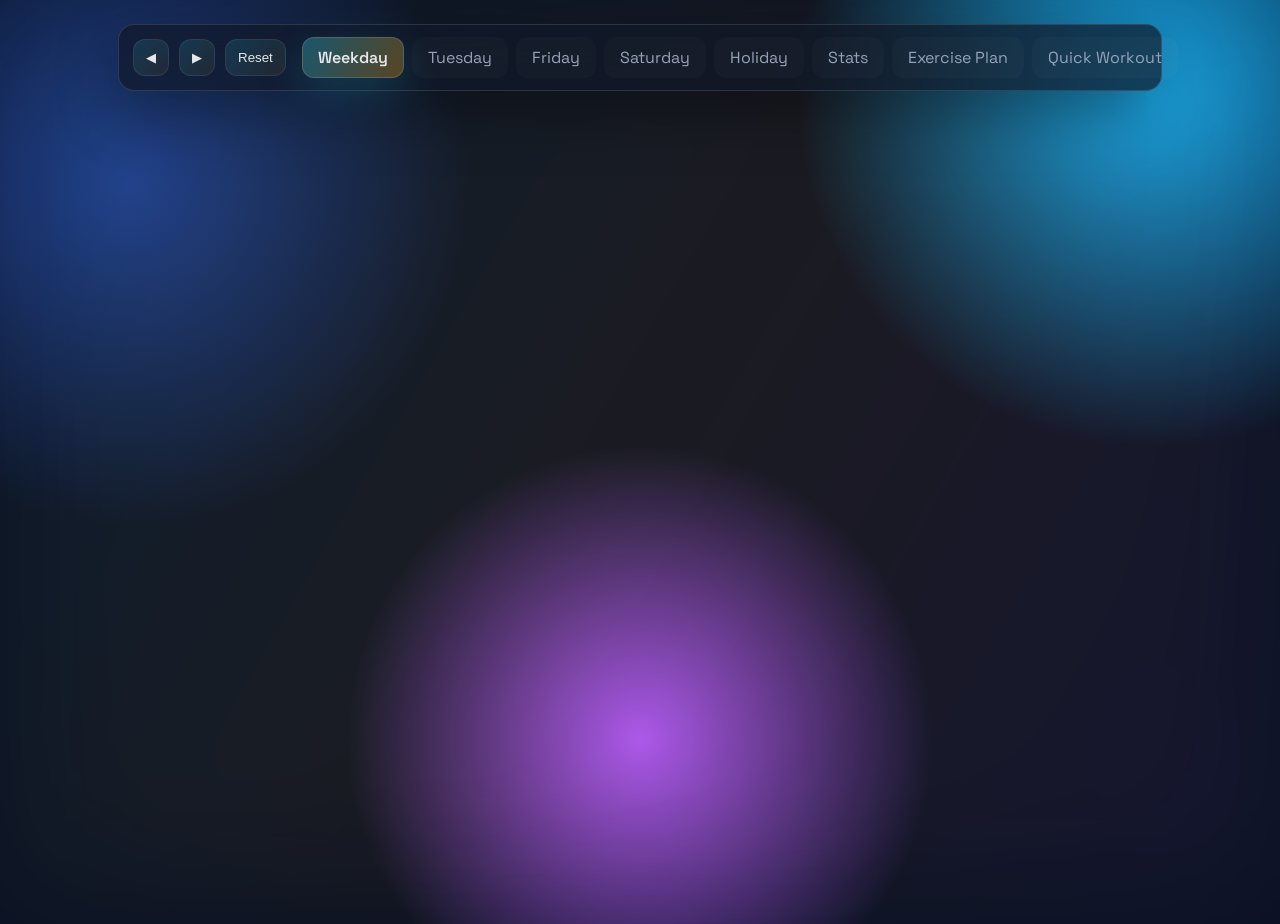
<file: plan.html>
<!DOCTYPE html>
<html lang="en">
<head>
<meta charset="UTF-8">
<meta name="viewport" content="width=device-width, initial-scale=1.0">
<title>Daily Plan Tracker</title>
<link rel="preconnect" href="https://fonts.googleapis.com">
<link rel="preconnect" href="https://fonts.gstatic.com" crossorigin>
<link href="https://fonts.googleapis.com/css2?family=Space+Grotesk:wght@400;600;700&display=swap" rel="stylesheet">
<style>
  :root {
    --bg: #0b1224;
    --panel: rgba(17, 24, 39, 0.7);
    --accent: #22d3ee;
    --accent-2: #f59e0b;
    --muted: #94a3b8;
    --text: #e5e7eb;
    --card: rgba(30, 41, 59, 0.7);
    --blur: 18px;
  }

  * { box-sizing: border-box; }
  body {
    margin: 0;
    font-family: "Space Grotesk", Arial, sans-serif;
    background: radial-gradient(circle at 10% 20%, #1e3a8a 0, transparent 25%),
                radial-gradient(circle at 90% 10%, #0ea5e9 0, transparent 25%),
                radial-gradient(circle at 50% 80%, #a855f7 0, transparent 30%),
                var(--bg);
    color: var(--text);
    min-height: 100vh;
    overflow-x: hidden;
    position: relative;
  }

  body::before {
    content: "";
    position: fixed;
    inset: 0;
    background: linear-gradient(120deg, rgba(34,211,238,0.08), rgba(245,158,11,0.09), rgba(168,85,247,0.08));
    filter: blur(70px);
    opacity: 0.8;
    z-index: 0;
    animation: pulse-bg 16s ease-in-out infinite alternate;
    pointer-events: none;
  }

  @keyframes pulse-bg {
    0% { transform: translate3d(0,0,0) scale(1); }
    50% { transform: translate3d(-20px,10px,0) scale(1.05); }
    100% { transform: translate3d(12px,-12px,0) scale(1.02); }
  }

  .shell {
    position: relative;
    z-index: 1;
    max-width: 1080px;
    margin: 24px auto 60px;
    padding: 0 18px;
  }

  .topbar {
    display: flex;
    align-items: center;
    gap: 10px;
    padding: 12px 14px;
    background: var(--panel);
    border: 1px solid rgba(148, 163, 184, 0.2);
    box-shadow: 0 20px 60px rgba(0,0,0,0.35);
    backdrop-filter: blur(var(--blur));
    border-radius: 16px;
    position: sticky;
    top: 14px;
  }

  .btn {
    background: linear-gradient(135deg, rgba(34,211,238,0.15), rgba(245,158,11,0.08));
    border: 1px solid rgba(255,255,255,0.08);
    color: var(--text);
    padding: 10px 12px;
    border-radius: 12px;
    cursor: pointer;
    transition: transform 200ms ease, box-shadow 200ms ease, border-color 200ms ease;
  }
  .btn:hover {
    transform: translateY(-2px);
    border-color: rgba(255,255,255,0.2);
    box-shadow: 0 10px 30px rgba(34, 211, 238, 0.25);
  }

  .tabs {
    display: flex;
    gap: 8px;
    margin-left: 6px;
    position: relative;
    flex: 1;
  }

  .tab {
    position: relative;
    padding: 10px 16px;
    background: rgba(255,255,255,0.02);
    border-radius: 12px;
    cursor: pointer;
    color: var(--muted);
    transition: color 150ms ease;
    z-index: 1;
    user-select: none;
    white-space: nowrap;
  }

  .tab:hover { color: var(--text); }
  .tab.active { color: var(--text); font-weight: 600; }

  .tab-indicator {
    position: absolute;
    height: 100%;
    background: linear-gradient(120deg, rgba(34,211,238,0.3), rgba(245,158,11,0.3));
    border: 1px solid rgba(255,255,255,0.14);
    box-shadow: 0 15px 40px rgba(34, 211, 238, 0.18);
    border-radius: 12px;
    top: 0;
    left: 0;
    width: 0;
    transform: translateX(0);
    transition: transform 250ms ease, width 250ms ease;
    pointer-events: none;
  }

  .content {
    display: none;
    margin-top: 20px;
    background: var(--panel);
    border: 1px solid rgba(148, 163, 184, 0.2);
    border-radius: 20px;
    padding: 20px;
    backdrop-filter: blur(var(--blur));
    box-shadow: 0 25px 60px rgba(0,0,0,0.35);
    animation: rise 320ms ease;
  }

  @keyframes rise {
    from { opacity: 0; transform: translateY(10px) scale(0.99); }
    to   { opacity: 1; transform: translateY(0) scale(1); }
  }

  .section {
    margin-bottom: 20px;
    padding: 14px 16px;
    background: var(--card);
    border-radius: 14px;
    border: 1px solid rgba(255,255,255,0.05);
    box-shadow: inset 0 1px 0 rgba(255,255,255,0.05);
    position: relative;
    overflow: hidden;
  }

  .section::after {
    content: "";
    position: absolute;
    inset: 0;
    background: linear-gradient(120deg, rgba(34,211,238,0.03), rgba(245,158,11,0.03));
    opacity: 0;
    transition: opacity 200ms ease;
    pointer-events: none;
  }
  .section:hover::after { opacity: 1; }

  .title {
    font-weight: 700;
    margin-bottom: 10px;
    letter-spacing: 0.2px;
  }

  .block {
    display: flex;
    align-items: center;
    gap: 10px;
    padding: 10px 8px;
    border-radius: 10px;
    transition: background 160ms ease, transform 180ms ease;
  }
  .block:hover {
    background: rgba(255,255,255,0.03);
    transform: translateX(2px);
  }

  label { cursor: pointer; width: 100%; display: flex; align-items: center; gap: 10px; }
  input[type="checkbox"] { display: none; }

  .check {
    width: 22px;
    height: 22px;
    border-radius: 8px;
    border: 1px solid rgba(148, 163, 184, 0.4);
    display: grid;
    place-items: center;
    position: relative;
    transition: border-color 180ms ease, box-shadow 180ms ease, background 180ms ease;
  }

  .check::after {
    content: "";
    width: 10px;
    height: 6px;
    border-left: 2px solid transparent;
    border-bottom: 2px solid transparent;
    transform: rotate(-45deg);
    transition: border-color 150ms ease;
  }

  input[type="checkbox"]:checked + .check {
    background: linear-gradient(120deg, rgba(34,211,238,0.35), rgba(245,158,11,0.35));
    border-color: rgba(34, 211, 238, 0.8);
    box-shadow: 0 6px 16px rgba(34, 211, 238, 0.3);
  }
  input[type="checkbox"]:checked + .check::after {
    border-left-color: #0f172a;
    border-bottom-color: #0f172a;
  }

  .text { color: var(--text); }
  .meta { color: var(--muted); font-size: 0.92rem; }

  .pill {
    display: inline-flex;
    align-items: center;
    gap: 6px;
    background: rgba(255,255,255,0.05);
    border: 1px solid rgba(255,255,255,0.07);
    padding: 6px 10px;
    border-radius: 999px;
    font-size: 0.9rem;
  }
  .dot {
    width: 8px;
    height: 8px;
    background: linear-gradient(120deg, var(--accent), var(--accent-2));
    border-radius: 999px;
    box-shadow: 0 0 0 0 rgba(34,211,238,0.4);
    animation: pulse 2.5s ease-in-out infinite;
  }
  @keyframes pulse {
    0% { box-shadow: 0 0 0 0 rgba(34,211,238,0.25); }
    70% { box-shadow: 0 0 0 10px rgba(34,211,238,0); }
    100% { box-shadow: 0 0 0 0 rgba(34,211,238,0); }
  }

  .progress {
    position: relative;
    height: 8px;
    background: rgba(148,163,184,0.2);
    border-radius: 999px;
    overflow: hidden;
    margin: 8px 0 4px;
  }
  .progress span {
    position: absolute;
    inset: 0;
    width: 0%;
    background: linear-gradient(90deg, var(--accent), var(--accent-2));
    border-radius: inherit;
    transition: width 220ms ease;
  }

  .header-line {
    display: flex;
    justify-content: space-between;
    align-items: center;
    gap: 12px;
    flex-wrap: wrap;
    margin-bottom: 10px;
  }

  @media (max-width: 640px) {
    .tabs { overflow-x: auto; }
    .tab { flex: 1; text-align: center; min-width: 130px; }
    .topbar { flex-wrap: wrap; position: static; }
  }

  @media (prefers-reduced-motion: reduce) {
    * { animation-duration: 0.01ms !important; transition-duration: 0.01ms !important; }
  }

  /* Type accents */
  .block.study { border-left: 3px solid #22c55e; }
  .block.hobby { border-left: 3px solid #38bdf8; }
  .block.break { border-left: 3px solid #fbbf24; }
  .tuition {
    border-left: 3px solid #f472b6;
    background: rgba(244,114,182,0.08);
    border: 1px dashed rgba(244,114,182,0.45);
    padding: 10px 12px;
    border-radius: 12px;
    margin: 8px 0;
    font-style: italic;
  }
  .namaz {
    border-left: 3px solid #a855f7;
    background: rgba(168,85,247,0.08);
    border: 1px dashed rgba(168,85,247,0.35);
    padding: 10px 12px;
    border-radius: 12px;
    margin-bottom: 10px;
    font-style: italic;
  }
</style>
</head>
<body>
<div class="shell">
  <div class="topbar">
    <button class="btn" onclick="goBack()">◀</button>
    <button class="btn" onclick="goForward()">▶</button>
    <button class="btn" onclick="resetDay()">Reset</button>
    <div class="tabs">
      <div class="tab-indicator"></div>
      <div class="tab active" onclick="openTab('weekday', this)">Weekday</div>
      <div class="tab" onclick="openTab('tuesday', this)">Tuesday</div>
      <div class="tab" onclick="openTab('friday', this)">Friday</div>
      <div class="tab" onclick="openTab('saturday', this)">Saturday</div>
      <div class="tab" onclick="openTab('holiday', this)">Holiday</div>
      <div class="tab" onclick="openTab('stats', this)">Stats</div>
      <div class="tab" onclick="openTab('exercise', this)">Exercise Plan</div>
      <div class="tab" onclick="openTab('quick', this)">Quick Workout</div>
    </div>
  </div>

  <div class="content" id="weekday">
    <div class="header-line">
      <div class="pill"><span class="dot"></span><span>Weekday Rhythm</span></div>
      <div class="meta" id="weekday-meta">0 / 0 done</div>
    </div>
    <div class="progress"><span id="weekday-progress"></span></div>
    <div class="meta" id="weekday-counter">Completed: 0 / 0 • Study: 0 | Hobby: 0</div>

    <div class="section"><div class="title">Sleep</div>
      <label class="block study"><input type="checkbox" data-id="weekday-sleep" data-skip="true"><span class="check"></span><div><div class="text">2:00 AM – 10:00 AM</div><div class="meta">7.5h recharge</div></div></label>
      <div class="namaz">Fajr 5:30 – 5:40 AM</div>
    </div>

    <div class="section"><div class="title">Morning (Light)</div>
      <label class="block study"><input type="checkbox" data-id="weekday-1030-rev"><span class="check"></span><div class="text">10:30 – 10:55 AM → Revision (Online Learning)</div></label>
      <label class="block break"><input type="checkbox" data-id="weekday-1055-break"><span class="check"></span><div class="text">10:55 – 11:00 AM → Short Break</div></label>
    </div>

    <div class="section"><div class="title">College + Dhuhr</div>
      <label class="block study"><input type="checkbox" data-id="weekday-college"><span class="check"></span><div class="text">11:00 AM – 6:00 PM → College Focus</div></label>
      <div class="namaz">Dhuhr 1:20 – 1:30 PM (during college)</div>
    </div>

    <div class="section"><div class="title">Evening Reset</div>
      <label class="block break"><input type="checkbox" data-id="weekday-1800-reset"><span class="check"></span><div class="text">6:00 – 7:00 PM → Rest + Food</div></label>
      <div class="namaz">Maghrib 6:25 – 6:35 PM</div>
    </div>

    <div class="section"><div class="title">Night Block (Pomodoro Flow)</div>
      <label class="block study"><input type="checkbox" data-id="weekday-1900-study1"><span class="check"></span><div class="text">7:00 – 7:25 PM → Study (Online Learning)</div></label>
      <label class="block break"><input type="checkbox" data-id="weekday-1925-break"><span class="check"></span><div class="text">7:25 – 7:30 PM → Short Break</div></label>
      <label class="block study"><input type="checkbox" data-id="weekday-1930-study2"><span class="check"></span><div class="text">7:30 – 7:55 PM → Study (Online Learning)</div></label>
      <label class="block break"><input type="checkbox" data-id="weekday-1955-break"><span class="check"></span><div class="text">7:55 – 8:00 PM → Short Break</div></label>
      <label class="block hobby"><input type="checkbox" data-id="weekday-2000-hobby"><span class="check"></span><div class="text">8:00 – 8:25 PM → Hobby – Anime/Gaming</div></label>
      <label class="block break"><input type="checkbox" data-id="weekday-2025-break"><span class="check"></span><div class="text">8:25 – 8:30 PM → Short Break</div></label>
      <label class="block study"><input type="checkbox" data-id="weekday-2030-study3"><span class="check"></span><div class="text">8:30 – 8:55 PM → Study (Revision)</div></label>
      <label class="block break"><input type="checkbox" data-id="weekday-2055-longbreak"><span class="check"></span><div class="text">8:55 – 9:10 PM → Long Break</div></label>

      <label class="block study"><input type="checkbox" data-id="weekday-2110-study4"><span class="check"></span><div class="text">9:10 – 9:35 PM → Study (Mixed)</div></label>
      <label class="block break"><input type="checkbox" data-id="weekday-2135-break"><span class="check"></span><div class="text">9:35 – 9:40 PM → Short Break</div></label>
      <label class="block study"><input type="checkbox" data-id="weekday-2140-study5"><span class="check"></span><div class="text">9:40 – 10:05 PM → Study (Offline Practice)</div></label>
      <label class="block break"><input type="checkbox" data-id="weekday-2205-break"><span class="check"></span><div class="text">10:05 – 10:10 PM → Short Break</div></label>
      <label class="block hobby"><input type="checkbox" data-id="weekday-2210-hobby2"><span class="check"></span><div class="text">10:10 – 10:35 PM → Hobby – Anime/Gaming</div></label>
      <label class="block break"><input type="checkbox" data-id="weekday-2235-break"><span class="check"></span><div class="text">10:35 – 10:40 PM → Short Break</div></label>
      <label class="block study"><input type="checkbox" data-id="weekday-2240-study6"><span class="check"></span><div class="text">10:40 – 11:05 PM → Study (Revision)</div></label>
      <label class="block break"><input type="checkbox" data-id="weekday-2305-longbreak"><span class="check"></span><div class="text">11:05 – 11:20 PM → Long Break</div></label>
      <div class="namaz">Isha 11:20 – 11:30 PM</div>
    </div>
    <div class="section"><div class="title">Late Night Push</div>
      <label class="block study"><input type="checkbox" data-id="weekday-2330-study7"><span class="check"></span><div class="text">11:30 – 11:55 PM → Study (Offline Practice)</div></label>
      <label class="block break"><input type="checkbox" data-id="weekday-2355-break"><span class="check"></span><div class="text">11:55 PM – 12:00 AM → Short Break</div></label>
      <label class="block study"><input type="checkbox" data-id="weekday-0000-study8"><span class="check"></span><div class="text">12:00 – 12:25 AM → Study (Offline Practice)</div></label>
      <label class="block break"><input type="checkbox" data-id="weekday-0025-break"><span class="check"></span><div class="text">12:25 – 12:30 AM → Short Break</div></label>
      <label class="block hobby"><input type="checkbox" data-id="weekday-0030-hobby3"><span class="check"></span><div class="text">12:30 – 12:55 AM → Hobby – Anime/Gaming</div></label>
      <label class="block break"><input type="checkbox" data-id="weekday-0055-break"><span class="check"></span><div class="text">12:55 – 1:00 AM → Short Break</div></label>
      <label class="block study"><input type="checkbox" data-id="weekday-0100-study9"><span class="check"></span><div class="text">1:00 – 1:25 AM → Study (Offline Practice)</div></label>
      <label class="block break"><input type="checkbox" data-id="weekday-0125-longbreak"><span class="check"></span><div class="text">1:25 – 1:40 AM → Long Break</div></label>
      <label class="block study"><input type="checkbox" data-id="weekday-0140-study10"><span class="check"></span><div class="text">1:40 – 2:05 AM → Study (Revision)</div></label>
    </div>
  </div>

  <div class="content" id="tuesday" style="display:none">
    <div class="header-line">
      <div class="pill"><span class="dot"></span><span>Tuesday Tuition</span></div>
      <div class="meta" id="tuesday-meta">0 / 0 done</div>
    </div>
    <div class="progress"><span id="tuesday-progress"></span></div>
    <div class="meta" id="tuesday-counter">Completed: 0 / 0 • Study: 0 | Hobby: 0</div>
    <div class="section"><div class="title">Sleep</div>
      <label class="block study"><input type="checkbox" data-id="tuesday-sleep" data-skip="true"><span class="check"></span><div><div class="text">2:00 AM – 10:30 AM</div><div class="meta">8.5h recharge</div></div></label>
      <div class="namaz">Fajr 5:30 – 5:40 AM</div>
    </div>

    <div class="section"><div class="title">Morning Primer</div>
      <label class="block study"><input type="checkbox" data-id="tuesday-1030-rev"><span class="check"></span><div class="text">10:30 – 10:55 AM → Study (Online Learning)</div></label>
      <label class="block break"><input type="checkbox" data-id="tuesday-1055-break"><span class="check"></span><div class="text">10:55 – 11:00 AM → Short Break</div></label>
    </div>

    <div class="section"><div class="title">College + Dhuhr</div>
      <label class="block study"><input type="checkbox" data-id="tuesday-college"><span class="check"></span><div class="text">11:00 AM – 6:00 PM → College Focus</div></label>
      <div class="namaz">Dhuhr 1:20 – 1:30 PM</div>
      <div class="namaz">Asr 4:45 – 4:55 PM</div>
    </div>

    <div class="section"><div class="title">Reset & Tuition</div>
      <label class="block break"><input type="checkbox" data-id="tuesday-1800-reset"><span class="check"></span><div class="text">6:00 – 7:00 PM → Reset (Rest + Food)</div></label>
      <div class="namaz">Maghrib 6:25 – 6:35 PM</div>
      <div class="tuition">7:00 – 9:00 PM → Tuition (Fixed)</div>
      <div class="namaz">Isha 9:05 – 9:15 PM</div>
    </div>

    <div class="section"><div class="title">Night Study Block (9:15 PM – 2:00 AM)</div>
      <label class="block study"><input type="checkbox" data-id="tuesday-2115-study1"><span class="check"></span><div class="text">9:15 – 9:40 PM → Study (Offline Practice)</div></label>
      <label class="block break"><input type="checkbox" data-id="tuesday-2140-break"><span class="check"></span><div class="text">9:40 – 9:45 PM → Short Break</div></label>
      <label class="block study"><input type="checkbox" data-id="tuesday-2145-study2"><span class="check"></span><div class="text">9:45 – 10:10 PM → Study (Offline Practice)</div></label>
      <label class="block break"><input type="checkbox" data-id="tuesday-2210-break"><span class="check"></span><div class="text">10:10 – 10:15 PM → Short Break</div></label>
      <label class="block hobby"><input type="checkbox" data-id="tuesday-2215-hobby1"><span class="check"></span><div class="text">10:15 – 10:40 PM → Hobby – Anime/Gaming</div></label>
      <label class="block break"><input type="checkbox" data-id="tuesday-2240-break"><span class="check"></span><div class="text">10:40 – 10:45 PM → Short Break</div></label>
      <label class="block study"><input type="checkbox" data-id="tuesday-2245-study3"><span class="check"></span><div class="text">10:45 – 11:10 PM → Study (Revision)</div></label>
      <label class="block break"><input type="checkbox" data-id="tuesday-2310-break"><span class="check"></span><div class="text">11:10 – 11:15 PM → Short Break</div></label>
      <label class="block study"><input type="checkbox" data-id="tuesday-2315-study4"><span class="check"></span><div class="text">11:15 – 11:40 PM → Study (Offline Practice)</div></label>
      <label class="block break"><input type="checkbox" data-id="tuesday-2340-break"><span class="check"></span><div class="text">11:40 – 11:45 PM → Short Break</div></label>
      <label class="block hobby"><input type="checkbox" data-id="tuesday-2345-hobby2"><span class="check"></span><div class="text">11:45 PM – 12:10 AM → Hobby – Anime/Gaming</div></label>
      <label class="block break"><input type="checkbox" data-id="tuesday-0010-break"><span class="check"></span><div class="text">12:10 – 12:15 AM → Short Break</div></label>
      <label class="block study"><input type="checkbox" data-id="tuesday-0015-study5"><span class="check"></span><div class="text">12:15 – 12:40 AM → Study (Offline Practice)</div></label>
      <label class="block break"><input type="checkbox" data-id="tuesday-0040-break"><span class="check"></span><div class="text">12:40 – 12:45 AM → Short Break</div></label>
      <label class="block study"><input type="checkbox" data-id="tuesday-0045-study6"><span class="check"></span><div class="text">12:45 – 1:10 AM → Study (Offline Practice)</div></label>
      <label class="block break"><input type="checkbox" data-id="tuesday-0110-break"><span class="check"></span><div class="text">1:10 – 1:15 AM → Short Break</div></label>
      <label class="block study"><input type="checkbox" data-id="tuesday-0115-study7"><span class="check"></span><div class="text">1:15 – 1:40 AM → Study (Offline Practice)</div></label>
      <label class="block break"><input type="checkbox" data-id="tuesday-0140-break"><span class="check"></span><div class="text">1:40 – 1:45 AM → Short Break</div></label>
    </div>
  </div>
  <div class="content" id="friday" style="display:none">
    <div class="header-line">
      <div class="pill"><span class="dot"></span><span>Friday Flow</span></div>
      <div class="meta" id="friday-meta">0 / 0 done</div>
    </div>
    <div class="progress"><span id="friday-progress"></span></div>
    <div class="meta" id="friday-counter">Completed: 0 / 0 • Study: 0 | Hobby: 0</div>
    <div class="section"><div class="title">Sleep</div>
      <label class="block study"><input type="checkbox" data-id="friday-sleep" data-skip="true"><span class="check"></span><div class="text">2:00 AM – 8:30 AM → Sleep (6.5h)</div></label>
      <div class="namaz">Fajr 5:35 – 5:45 AM</div>
    </div>

    <div class="section"><div class="title">Morning Coaching</div>
      <div class="tuition">8:30 – 10:00 AM → Chemistry Coaching (Fixed)</div>
      <label class="block break"><input type="checkbox" data-id="friday-1000-break"><span class="check"></span><div class="text">10:00 – 10:10 AM → Short Break</div></label>
      <div class="tuition">11:00 AM – 12:30 PM → Math Coaching (Fixed)</div>
      <div class="tuition">12:30 – 1:30 PM → Jumu'ah / Dhuhr (Masjid)</div>
    </div>

    <div class="section"><div class="title">Afternoon Reset</div>
      <label class="block break"><input type="checkbox" data-id="friday-1330-nap"><span class="check"></span><div class="text">1:30 – 3:00 PM → Rest / Nap</div></label>
      <div class="tuition">3:30 – 4:30 PM → English Coaching (Fixed)</div>
      <div class="namaz">Asr 4:45 – 4:55 PM</div>
    </div>

    <div class="section"><div class="title">Evening</div>
      <label class="block break"><input type="checkbox" data-id="friday-1800-reset"><span class="check"></span><div class="text">6:00 – 7:00 PM → Reset + Food</div></label>
      <div class="namaz">Maghrib 6:30 – 6:40 PM</div>
      <div class="tuition">7:00 – 9:00 PM → Tuition (Fixed)</div>
      <div class="namaz">Isha 9:05 – 9:15 PM</div>
    </div>

    <div class="section"><div class="title">Light Night Cycles (9:30 PM – 12:00 AM)</div>
      <label class="block study"><input type="checkbox" data-id="friday-2130-study1"><span class="check"></span><div class="text">9:30 – 9:55 PM → Study (Revision)</div></label>
      <label class="block break"><input type="checkbox" data-id="friday-2155-break1"><span class="check"></span><div class="text">9:55 – 10:00 PM → Short Break</div></label>
      <label class="block study"><input type="checkbox" data-id="friday-2200-study2"><span class="check"></span><div class="text">10:00 – 10:25 PM → Study (Light Practice)</div></label>
      <label class="block break"><input type="checkbox" data-id="friday-2225-break2"><span class="check"></span><div class="text">10:25 – 10:30 PM → Short Break</div></label>
      <label class="block hobby"><input type="checkbox" data-id="friday-2230-hobby"><span class="check"></span><div class="text">10:30 – 10:55 PM → Hobby – Chill/Islamic Study</div></label>
      <label class="block break"><input type="checkbox" data-id="friday-2255-break3"><span class="check"></span><div class="text">10:55 – 11:00 PM → Short Break</div></label>
      <label class="block study"><input type="checkbox" data-id="friday-2300-study3"><span class="check"></span><div class="text">11:00 – 11:25 PM → Study (Revision)</div></label>
      <label class="block break"><input type="checkbox" data-id="friday-2325-break4"><span class="check"></span><div class="text">11:25 – 11:30 PM → Short Break</div></label>
      <label class="block study"><input type="checkbox" data-id="friday-2330-study4"><span class="check"></span><div class="text">11:30 – 11:55 PM → Study (Light Practice)</div></label>
    </div>
  </div>

  <div class="content" id="saturday" style="display:none">
    <div class="header-line">
      <div class="pill"><span class="dot"></span><span>Saturday Push</span></div>
      <div class="meta" id="saturday-meta">0 / 0 done</div>
    </div>
    <div class="progress"><span id="saturday-progress"></span></div>
    <div class="meta" id="saturday-counter">Completed: 0 / 0 • Study: 0 | Hobby: 0</div>
    <div class="section"><div class="title">Sleep + Morning</div>
      <label class="block study"><input type="checkbox" data-id="saturday-sleep" data-skip="true"><span class="check"></span><div class="text">2:00 AM – 8:30 AM → Sleep (6.5h)</div></label>
      <div class="namaz">Fajr 5:35 – 5:45 AM</div>
      <div class="tuition">8:30 – 10:00 AM → Chemistry Coaching (Fixed)</div>
      <label class="block break"><input type="checkbox" data-id="saturday-1000-break"><span class="check"></span><div class="text">10:00 – 10:10 AM → Short Break</div></label>
      <div class="tuition">11:00 AM – 12:30 PM → Math Coaching (Fixed)</div>
    </div>

    <div class="section"><div class="title">Afternoon Recovery</div>
      <label class="block break"><input type="checkbox" data-id="saturday-1230-nap"><span class="check"></span><div class="text">12:30 – 2:30 PM → Rest / Nap</div></label>
      <div class="tuition">3:30 – 4:30 PM → English Coaching (Fixed)</div>
      <div class="namaz">Asr 4:45 – 4:55 PM</div>
    </div>

    <div class="section"><div class="title">Evening Reset</div>
      <label class="block break"><input type="checkbox" data-id="saturday-1800-reset"><span class="check"></span><div class="text">6:00 – 7:00 PM → Reset + Food</div></label>
      <div class="namaz">Maghrib 6:30 – 6:40 PM</div>
      <div class="tuition">7:00 – 9:00 PM → Tuition (Fixed)</div>
      <div class="namaz">Isha 9:10 – 9:20 PM</div>
    </div>

    <div class="section"><div class="title">Night Push (9:30 PM – 2:30 AM)</div>
      <label class="block study"><input type="checkbox" data-id="saturday-2130-study1"><span class="check"></span><div class="text">9:30 – 9:55 PM → Study (Offline Practice)</div></label>
      <label class="block break"><input type="checkbox" data-id="saturday-2155-break"><span class="check"></span><div class="text">9:55 – 10:00 PM → Short Break</div></label>
      <label class="block study"><input type="checkbox" data-id="saturday-2200-study2"><span class="check"></span><div class="text">10:00 – 10:25 PM → Study (Offline Practice)</div></label>
      <label class="block break"><input type="checkbox" data-id="saturday-2225-break"><span class="check"></span><div class="text">10:25 – 10:30 PM → Short Break</div></label>
      <label class="block hobby"><input type="checkbox" data-id="saturday-2230-hobby1"><span class="check"></span><div class="text">10:30 – 10:55 PM → Hobby – Anime/Gaming</div></label>
      <label class="block break"><input type="checkbox" data-id="saturday-2255-break2"><span class="check"></span><div class="text">10:55 – 11:00 PM → Short Break</div></label>
      <label class="block study"><input type="checkbox" data-id="saturday-2300-study3"><span class="check"></span><div class="text">11:00 – 11:25 PM → Study (Offline Practice)</div></label>
      <label class="block break"><input type="checkbox" data-id="saturday-2325-longbreak"><span class="check"></span><div class="text">11:25 – 11:35 PM → Long Break</div></label>
      <label class="block study"><input type="checkbox" data-id="saturday-2335-study4"><span class="check"></span><div class="text">11:35 PM – 12:00 AM → Study (Offline Practice)</div></label>
      <label class="block break"><input type="checkbox" data-id="saturday-0000-break"><span class="check"></span><div class="text">12:00 – 12:05 AM → Short Break</div></label>
      <label class="block hobby"><input type="checkbox" data-id="saturday-0005-hobby2"><span class="check"></span><div class="text">12:05 – 12:30 AM → Hobby – Anime/Gaming</div></label>
      <label class="block break"><input type="checkbox" data-id="saturday-0030-break"><span class="check"></span><div class="text">12:30 – 12:35 AM → Short Break</div></label>
      <label class="block study"><input type="checkbox" data-id="saturday-0035-study5"><span class="check"></span><div class="text">12:35 – 1:00 AM → Study (Offline Practice)</div></label>
      <label class="block break"><input type="checkbox" data-id="saturday-0100-break"><span class="check"></span><div class="text">1:00 – 1:05 AM → Short Break</div></label>
      <label class="block study"><input type="checkbox" data-id="saturday-0105-study6"><span class="check"></span><div class="text">1:05 – 1:30 AM → Study (Offline Practice)</div></label>
      <label class="block break"><input type="checkbox" data-id="saturday-0130-break"><span class="check"></span><div class="text">1:30 – 1:35 AM → Short Break</div></label>
      <label class="block study"><input type="checkbox" data-id="saturday-0135-study7"><span class="check"></span><div class="text">1:35 – 2:00 AM → Study (Offline Practice)</div></label>
      <label class="block break"><input type="checkbox" data-id="saturday-0200-break"><span class="check"></span><div class="text">2:00 – 2:05 AM → Short Break</div></label>
      <label class="block study"><input type="checkbox" data-id="saturday-0205-study8"><span class="check"></span><div class="text">2:05 – 2:30 AM → Study (Offline Practice)</div></label>
    </div>
  </div>
  <div class="content" id="holiday" style="display:none">
    <div class="header-line">
      <div class="pill"><span class="dot"></span><span>Holiday Marathon</span></div>
      <div class="meta" id="holiday-meta">0 / 0 done</div>
    </div>
    <div class="progress"><span id="holiday-progress"></span></div>
    <div class="meta" id="holiday-counter">Completed: 0 / 0 • Study: 0 | Hobby: 0</div>
    <div class="section"><div class="title">Sleep + Fajr</div>
      <label class="block study"><input type="checkbox" data-id="holiday-sleep" data-skip="true"><span class="check"></span><div class="text">2:00 AM – 9:30 AM → Sleep</div></label>
      <div class="namaz">Fajr 5:25 – 5:35 AM</div>
    </div>

    <div class="section"><div class="title">Block 1 (10:30 AM – 2:30 PM)</div>
      <label class="block study"><input type="checkbox" data-id="holiday-1030-study1"><span class="check"></span><div class="text">10:30 – 10:55 AM → Study (Online Learning)</div></label>
      <label class="block break"><input type="checkbox" data-id="holiday-1055-break1"><span class="check"></span><div class="text">10:55 – 11:00 AM → Short Break</div></label>
      <label class="block study"><input type="checkbox" data-id="holiday-1100-study2"><span class="check"></span><div class="text">11:00 – 11:25 AM → Study (Online Learning)</div></label>
      <label class="block break"><input type="checkbox" data-id="holiday-1125-break2"><span class="check"></span><div class="text">11:25 – 11:30 AM → Short Break</div></label>
      <label class="block hobby"><input type="checkbox" data-id="holiday-1130-hobby1"><span class="check"></span><div class="text">11:30 – 11:55 AM → Hobby – Anime/Gaming</div></label>
      <label class="block break"><input type="checkbox" data-id="holiday-1155-break3"><span class="check"></span><div class="text">11:55 AM – 12:00 PM → Short Break</div></label>
      <label class="block study"><input type="checkbox" data-id="holiday-1200-study3"><span class="check"></span><div class="text">12:00 – 12:25 PM → Study (Revision)</div></label>
      <label class="block break"><input type="checkbox" data-id="holiday-1225-longbreak1"><span class="check"></span><div class="text">12:25 – 12:40 PM → Long Break</div></label>
      <label class="block study"><input type="checkbox" data-id="holiday-1240-study4"><span class="check"></span><div class="text">12:40 – 1:05 PM → Study (Revision)</div></label>
      <label class="block hobby"><input type="checkbox" data-id="holiday-1310-hobby2"><span class="check"></span><div class="text">1:10 – 1:35 PM → Hobby – Anime/Gaming</div></label>
      <label class="block study"><input type="checkbox" data-id="holiday-1340-study5"><span class="check"></span><div class="text">1:40 – 2:05 PM → Study (Offline Practice)</div></label>
      <label class="block hobby"><input type="checkbox" data-id="holiday-1410-hobby3"><span class="check"></span><div class="text">2:10 – 2:35 PM → Hobby – Anime/Gaming</div></label>
      <div class="namaz">Dhuhr 1:20 – 1:30 PM</div>
    </div>

    <div class="section"><div class="title">Block 2 (4:00 PM – 8:00 PM)</div>
      <label class="block study"><input type="checkbox" data-id="holiday-1600-study6"><span class="check"></span><div class="text">4:00 – 4:25 PM → Study (Online Learning)</div></label>
      <label class="block break"><input type="checkbox" data-id="holiday-1625-break4"><span class="check"></span><div class="text">4:25 – 4:30 PM → Short Break</div></label>
      <label class="block study"><input type="checkbox" data-id="holiday-1630-study7"><span class="check"></span><div class="text">4:30 – 4:55 PM → Study (Revision)</div></label>
      <label class="block hobby"><input type="checkbox" data-id="holiday-1700-hobby4"><span class="check"></span><div class="text">5:00 – 5:25 PM → Hobby – Anime/Gaming</div></label>
      <label class="block study"><input type="checkbox" data-id="holiday-1730-study8"><span class="check"></span><div class="text">5:30 – 5:55 PM → Study (Revision)</div></label>
      <label class="block hobby"><input type="checkbox" data-id="holiday-1810-hobby5"><span class="check"></span><div class="text">6:10 – 6:35 PM → Hobby – Anime/Gaming</div></label>
      <label class="block study"><input type="checkbox" data-id="holiday-1840-study9"><span class="check"></span><div class="text">6:40 – 7:05 PM → Study (Offline Practice)</div></label>
      <label class="block hobby"><input type="checkbox" data-id="holiday-1910-hobby6"><span class="check"></span><div class="text">7:10 – 7:35 PM → Hobby – Anime/Gaming</div></label>
      <div class="namaz">Asr 4:45 – 4:55 PM</div>
      <div class="namaz">Maghrib 6:30 – 6:40 PM</div>
    </div>

    <div class="section"><div class="title">Block 3 (9:30 PM – 12:30 AM)</div>
      <label class="block study"><input type="checkbox" data-id="holiday-2130-study10"><span class="check"></span><div class="text">9:30 – 9:55 PM → Study (Offline Practice)</div></label>
      <label class="block break"><input type="checkbox" data-id="holiday-2155-break5"><span class="check"></span><div class="text">9:55 – 10:00 PM → Short Break</div></label>
      <label class="block study"><input type="checkbox" data-id="holiday-2200-study11"><span class="check"></span><div class="text">10:00 – 10:25 PM → Study (Offline Practice)</div></label>
      <label class="block hobby"><input type="checkbox" data-id="holiday-2230-hobby7"><span class="check"></span><div class="text">10:30 – 10:55 PM → Hobby – Anime/Gaming</div></label>
      <label class="block study"><input type="checkbox" data-id="holiday-2300-study12"><span class="check"></span><div class="text">11:00 – 11:25 PM → Study (Revision)</div></label>
      <label class="block break"><input type="checkbox" data-id="holiday-2325-longbreak4"><span class="check"></span><div class="text">11:25 – 11:40 PM → Long Break</div></label>
      <label class="block hobby"><input type="checkbox" data-id="holiday-2340-hobby8"><span class="check"></span><div class="text">11:40 PM – 12:05 AM → Hobby – Anime/Gaming</div></label>
      <div class="namaz">Isha 11:00 – 11:10 PM</div>
    </div>
  </div>

  <div class="content" id="stats" style="display:none">
    <div class="header-line">
      <div class="pill"><span class="dot"></span><span>Performance Stats</span></div>
      <div class="meta" id="stats-meta">Updated live</div>
    </div>
    <div class="progress"><span id="stats-progress"></span></div>
    <div class="meta" id="stats-progress-meta">Completion: 0%</div>

    <div class="section">
      <div class="title">Today</div>
      <div class="meta" id="stats-today">Total: 0 | Study: 0 | Hobby: 0 | Planned: 0</div>
      <div class="meta" id="stats-streak">Streak: 0 days | Best Streak: 0</div>
      <div class="meta" id="stats-best">Best Day: 0 cycles</div>
    </div>
    <div class="section">
      <div class="title">Weekly Summary (Last 7 Days)</div>
      <div class="meta" id="stats-weekly-total">Total: 0 | Avg/day: 0</div>
      <ul id="stats-weekly-list" style="list-style:none;padding-left:0;margin:0;display:grid;gap:6px;"></ul>
    </div>
  </div>

  <div class="content" id="exercise" style="display:none">
    <div class="header-line">
      <div class="pill"><span class="dot"></span><span>Exercise Plan</span></div>
      <div class="meta" id="exercise-meta">0 / 0 done</div>
    </div>
    <div class="progress"><span id="exercise-progress"></span></div>
    <div class="section"><div class="title">30–45 min Structured</div>
      <label class="block study"><input type="checkbox" data-id="exercise-warmup"><span class="check"></span><div class="text">5–10 min → Warmup (Mobility + Jumping Jacks)</div></label>
      <label class="block study"><input type="checkbox" data-id="exercise-push"><span class="check"></span><div class="text">10 min → Push (Pushups / Pike Pushups)</div></label>
      <label class="block study"><input type="checkbox" data-id="exercise-pull"><span class="check"></span><div class="text">10 min → Pull (Rows / Band Pull-aparts)</div></label>
      <label class="block study"><input type="checkbox" data-id="exercise-legs"><span class="check"></span><div class="text">10 min → Legs (Squats / Lunges)</div></label>
      <label class="block study"><input type="checkbox" data-id="exercise-core"><span class="check"></span><div class="text">5–7 min → Core (Plank / Hollow Hold)</div></label>
      <label class="block break"><input type="checkbox" data-id="exercise-cooldown"><span class="check"></span><div class="text">5 min → Cooldown + Stretch</div></label>
    </div>
    <div class="section"><div class="title">Your Custom Workout Plan</div>
      <div id="custom-exercise-list" style="display:flex;flex-direction:column;gap:8px;"></div>
      <div style="margin-top:10px;display:flex;gap:10px;flex-wrap:wrap;align-items:center;">
        <input id="new-exercise" type="text" placeholder="+ add exercise" style="flex:1;min-width:180px;border-radius:10px;padding:10px;background:rgba(255,255,255,0.04);border:1px solid rgba(255,255,255,0.12);color:var(--text);">
        <button class="btn" onclick="addExercise()">+ Add</button>
        <button class="btn" onclick="toggleExerciseEdit()" id="edit-ex-btn">Edit</button>
        <button class="btn" onclick="saveExercises()">Save</button>
        <div class="meta" id="custom-workout-status"></div>
      </div>
    </div>
  </div>

  <div class="content" id="quick" style="display:none">
    <div class="header-line">
      <div class="pill"><span class="dot"></span><span>Quick Workout</span></div>
      <div class="meta" id="quick-meta">0 / 0 done</div>
    </div>
    <div class="progress"><span id="quick-progress"></span></div>
    <div class="section"><div class="title">10–15 min Fallback</div>
      <label class="block study"><input type="checkbox" data-id="quick-pushups"><span class="check"></span><div class="text">2 x 15 Pushups</div></label>
      <label class="block study"><input type="checkbox" data-id="quick-squats"><span class="check"></span><div class="text">2 x 20 Bodyweight Squats</div></label>
      <label class="block study"><input type="checkbox" data-id="quick-plank"><span class="check"></span><div class="text">2 x 45s Plank</div></label>
      <label class="block study"><input type="checkbox" data-id="quick-lunges"><span class="check"></span><div class="text">2 x 12 Lunges/leg</div></label>
      <label class="block break"><input type="checkbox" data-id="quick-breath"><span class="check"></span><div class="text">2 min Box Breathing Cooldown</div></label>
    </div>
  </div>
</div>

<script>
let historyStack = ['weekday'];
let currentIndex = 0;
let activeId = 'weekday';

const indicator = document.querySelector('.tab-indicator');
const tabs = Array.from(document.querySelectorAll('.tab'));
const storagePrefix = 'planner-state-';
const dayKey = 'planner-day';
const customWorkoutKey = 'planner-custom-workout';
let exerciseEditMode = false;
const trackerPrefix = 'tracker-';
const streakKey = 'tracker-streak';
const bestKey = 'tracker-best';
const weeklyKey = 'tracker-weekly';

function todayKey() {
  return new Date().toISOString().slice(0, 10);
}

function clearStoredStates() {
  Object.keys(localStorage).forEach(k => {
    if (k.startsWith(storagePrefix)) localStorage.removeItem(k);
  });
}

function positionIndicator(el) {
  if (!el) return;
  indicator.style.width = `${el.offsetWidth}px`;
  indicator.style.transform = `translateX(${el.offsetLeft}px)`;
}

function openTab(id, el) {
  activeId = id;
  document.querySelectorAll('.content').forEach(c => c.style.display = 'none');
  document.getElementById(id).style.display = 'block';

  document.querySelectorAll('.tab').forEach(t => t.classList.remove('active'));
  el.classList.add('active');
  positionIndicator(el);

  historyStack = historyStack.slice(0, currentIndex + 1);
  historyStack.push(id);
  currentIndex++;
  updateProgress(id);
}

function goBack() {
  if (currentIndex > 0) {
    currentIndex--;
    switchTab(historyStack[currentIndex]);
  }
}

function goForward() {
  if (currentIndex < historyStack.length - 1) {
    currentIndex++;
    switchTab(historyStack[currentIndex]);
  }
}

function switchTab(id) {
  activeId = id;
  document.querySelectorAll('.content').forEach(c => c.style.display = 'none');
  document.getElementById(id).style.display = 'block';

  const target = tabs.find(t => t.textContent.toLowerCase().includes(id));
  document.querySelectorAll('.tab').forEach(t => t.classList.remove('active'));
  if (target) {
    target.classList.add('active');
    positionIndicator(target);
  }
  updateProgress(id);
}

function resetDay() {
  document.querySelectorAll('input[type="checkbox"]').forEach(cb => cb.checked = false);
  clearStoredStates();
  updateProgress(activeId);
  localStorage.setItem(dayKey, todayKey());
}

function updateProgress(id) {
  const panel = document.getElementById(id);
  const counts = getPanelCounts(id);
  const pct = counts.planned ? Math.round((counts.done / counts.planned) * 100) : 0;

  const meta = document.getElementById(`${id}-meta`);
  const bar = document.getElementById(`${id}-progress`);
  if (meta) meta.textContent = `${counts.done} / ${counts.planned} done`;
  if (bar) bar.style.width = `${pct}%`;
  const counter = document.getElementById(`${id}-counter`);
  if (counter) counter.textContent = `Completed: ${counts.done} / ${counts.planned} • Study: ${counts.studyDone} | Hobby: ${counts.hobbyDone}`;

  if (id === activeId) {
    saveDailyStats(counts);
    updateStatsDashboard();
  }
}

function saveTabState(id) {
  const panel = document.getElementById(id);
  const boxes = panel.querySelectorAll('input[type="checkbox"][data-id]');
  const map = {};
  boxes.forEach(b => { map[b.dataset.id] = b.checked; });
  localStorage.setItem(`${storagePrefix}${id}`, JSON.stringify(map));
}

function loadTabState(id) {
  const data = localStorage.getItem(`${storagePrefix}${id}`);
  if (!data) return;
  try {
    const map = JSON.parse(data);
    const panel = document.getElementById(id);
    panel.querySelectorAll('input[type="checkbox"][data-id]').forEach(b => {
      if (map.hasOwnProperty(b.dataset.id)) b.checked = map[b.dataset.id];
    });
  } catch (e) { /* ignore parse errors */ }
}

function isCycleCheckbox(cb) {
  if (cb.dataset.skip === 'true') return null;
  const lbl = cb.closest('label');
  if (!lbl) return null;
  if (lbl.classList.contains('study')) return 'study';
  if (lbl.classList.contains('hobby')) return 'hobby';
  return null;
}

function getPanelCounts(id) {
  const panel = document.getElementById(id);
  const boxes = panel.querySelectorAll('input[type="checkbox"]');
  let planned = 0, done = 0, studyDone = 0, hobbyDone = 0;
  boxes.forEach(cb => {
    const type = isCycleCheckbox(cb);
    if (!type) return;
    planned += 1;
    if (cb.checked) {
      done += 1;
      if (type === 'study') studyDone += 1;
      if (type === 'hobby') hobbyDone += 1;
    }
  });
  return { planned, done, studyDone, hobbyDone };
}

function init() {
  const storedDay = localStorage.getItem(dayKey);
  if (storedDay !== todayKey()) {
    clearStoredStates();
    localStorage.setItem(dayKey, todayKey());
  }

  document.querySelectorAll('.content').forEach(panel => {
    loadTabState(panel.id);
  });
  renderCustomExercises();

  document.querySelectorAll('input[type="checkbox"]').forEach(cb => {
    cb.addEventListener('change', () => {
      saveTabState(activeId);
      updateProgress(activeId);
    });
  });
  positionIndicator(document.querySelector('.tab.active'));
  ['weekday','tuesday','friday','saturday','holiday'].forEach(updateProgress);
  updateStatsDashboard();
}

window.addEventListener('resize', () => positionIndicator(document.querySelector('.tab.active')));
document.addEventListener('DOMContentLoaded', init);

function renderCustomExercises() {
  const container = document.getElementById('custom-exercise-list');
  if (!container) return;
  container.innerHTML = '';
  const data = JSON.parse(localStorage.getItem(customWorkoutKey) || '[]');
  const exercises = Array.isArray(data) && data.length ? data : Array(4).fill({ text: '', checked: false });
  exercises.forEach((item, idx) => {
    const row = document.createElement('label');
    row.className = 'block study';
    const checkbox = document.createElement('input');
    checkbox.type = 'checkbox';
    checkbox.checked = !!item.checked;
    checkbox.dataset.custom = 'true';
    checkbox.addEventListener('change', () => saveExercises());
    const box = document.createElement('span');
    box.className = 'check';
    const input = document.createElement('input');
    input.type = 'text';
    input.value = item.text || '';
    input.placeholder = 'Exercise name';
    input.disabled = !exerciseEditMode;
    input.style.cssText = 'flex:1; background:transparent; border:none; color:var(--text); outline:none;';
    input.addEventListener('input', () => saveExercises());
    row.appendChild(checkbox);
    row.appendChild(box);
    row.appendChild(input);
    container.appendChild(row);
  });
}

function addExercise() {
  const input = document.getElementById('new-exercise');
  if (!input || !input.value.trim()) return;
  const list = JSON.parse(localStorage.getItem(customWorkoutKey) || '[]');
  list.push({ text: input.value.trim(), checked: false });
  localStorage.setItem(customWorkoutKey, JSON.stringify(list));
  input.value = '';
  renderCustomExercises();
  showExerciseStatus('Added');
}

function saveExercises() {
  const container = document.getElementById('custom-exercise-list');
  if (!container) return;
  const rows = Array.from(container.querySelectorAll('label.block'));
  const data = rows.map(r => {
    const [cb, , input] = r.children;
    return { text: input.value.trim(), checked: cb.checked };
  }).filter(x => x.text.length > 0);
  localStorage.setItem(customWorkoutKey, JSON.stringify(data));
  showExerciseStatus('Saved');
}

function toggleExerciseEdit() {
  exerciseEditMode = !exerciseEditMode;
  const btn = document.getElementById('edit-ex-btn');
  if (btn) btn.textContent = exerciseEditMode ? 'Done' : 'Edit';
  const inputs = document.querySelectorAll('#custom-exercise-list input[type=\"text\"]');
  inputs.forEach(i => i.disabled = !exerciseEditMode);
}

  function showExerciseStatus(msg) {
    const status = document.getElementById('custom-workout-status');
    if (!status) return;
    status.textContent = msg;
    setTimeout(() => { status.textContent = ''; }, 1200);
  }

  function saveDailyStats(counts) {
    const key = `${trackerPrefix}${todayKey()}`;
    const payload = {
      date: todayKey(),
      total: counts.done,
      study: counts.studyDone,
      hobby: counts.hobbyDone,
      planned: counts.planned
    };
    localStorage.setItem(key, JSON.stringify(payload));
    updateWeekly(payload);
    updateStreak(payload.total);
    updateBest(payload.total);
  }

  function updateWeekly(todayRecord) {
    let arr = [];
    try { arr = JSON.parse(localStorage.getItem(weeklyKey) || '[]'); } catch (e) { arr = []; }
    arr = arr.filter(r => r.date !== todayRecord.date);
    arr.push({ date: todayRecord.date, total: todayRecord.total });
    arr.sort((a,b) => a.date.localeCompare(b.date));
    if (arr.length > 7) arr = arr.slice(arr.length - 7);
    localStorage.setItem(weeklyKey, JSON.stringify(arr));
  }

  function updateStreak(totalToday) {
    let streak = 0, best = 0;
    try { ({ current: streak = 0, best = 0 } = JSON.parse(localStorage.getItem(streakKey) || '{}')); } catch (e) {}
    if (totalToday >= 6) {
      streak += 1;
    } else if (totalToday === 0) {
      streak = 0;
    }
    if (streak > best) best = streak;
    localStorage.setItem(streakKey, JSON.stringify({ current: streak, best }));
  }

  function updateBest(totalToday) {
    const best = Number(localStorage.getItem(bestKey) || '0');
    if (totalToday > best) localStorage.setItem(bestKey, String(totalToday));
  }

  function loadStreak() {
    try { return JSON.parse(localStorage.getItem(streakKey) || '{"current":0,"best":0}'); }
    catch(e){ return { current:0, best:0 }; }
  }

  function loadWeekly() {
    try { return JSON.parse(localStorage.getItem(weeklyKey) || '[]'); }
    catch(e){ return []; }
  }

  function loadTodayRecord() {
    const data = localStorage.getItem(`${trackerPrefix}${todayKey()}`);
    if (!data) return { total:0, study:0, hobby:0, planned:0 };
    try { return JSON.parse(data); } catch(e){ return { total:0, study:0, hobby:0, planned:0 }; }
  }

  function updateStatsDashboard() {
    const today = loadTodayRecord();
    const weekly = loadWeekly();
    const streak = loadStreak();
    const best = Number(localStorage.getItem(bestKey) || '0');

    const pct = today.planned ? Math.round((today.total / today.planned) * 100) : 0;
    const total7 = weekly.reduce((s,r)=>s + (r.total||0), 0);
    const avg7 = weekly.length ? Math.round(total7 / weekly.length * 10)/10 : 0;

    const progMeta = document.getElementById('stats-progress-meta');
    const progBar = document.getElementById('stats-progress');
    if (progMeta) progMeta.textContent = `Completion: ${pct}%`;
    if (progBar) progBar.style.width = `${pct}%`;

    const todayEl = document.getElementById('stats-today');
    if (todayEl) todayEl.textContent = `Total: ${today.total} | Study: ${today.study} | Hobby: ${today.hobby} | Planned: ${today.planned}`;

    const streakEl = document.getElementById('stats-streak');
    if (streakEl) streakEl.textContent = `Streak: ${streak.current || 0} days | Best Streak: ${streak.best || 0}`;

    const bestEl = document.getElementById('stats-best');
    if (bestEl) bestEl.textContent = `Best Day: ${best} cycles`;

    const weekTotalEl = document.getElementById('stats-weekly-total');
    if (weekTotalEl) weekTotalEl.textContent = `Total: ${total7} | Avg/day: ${avg7}`;

    const list = document.getElementById('stats-weekly-list');
    if (list) {
      list.innerHTML = '';
      weekly.slice().reverse().forEach(r => {
        const li = document.createElement('li');
        li.className = 'meta';
        li.textContent = `${r.date}: ${r.total} cycles`;
        list.appendChild(li);
      });
    }
  }
</script>
</body>
</html>
</file>
<file: style.css>
:root {
  --bg: #080910;
  --bg-2: #0b0f1d;
  --panel: #0f1221;
  --panel-2: #11162a;
  --text: #e7ecff;
  --muted: #8ea0c8;
  --accent: #7cf3ff;
  --accent-2: #ff7ad3;
  --warning: #ffb347;
  --success: #7affb4;
  --danger: #ff5e7b;
  --radius: 16px;
  --glow: 0 0 25px rgba(124, 243, 255, 0.35);
}

*,
*::before,
*::after {
  box-sizing: border-box;
}

body {
  margin: 0;
  padding: 0;
  font-family: "Space Grotesk", "Sora", system-ui, -apple-system, sans-serif;
  background: radial-gradient(circle at 20% 20%, rgba(124, 243, 255, 0.08), transparent 30%),
              radial-gradient(circle at 80% 0%, rgba(255, 122, 211, 0.08), transparent 25%),
              radial-gradient(circle at 55% 80%, rgba(120, 101, 255, 0.08), transparent 30%),
              var(--bg);
  color: var(--text);
  min-height: 100vh;
  line-height: 1.6;
  position: relative;
  overflow-x: hidden;
}

h1, h2, h3 {
  font-family: "Oxanium", "Chakra Petch", "Space Grotesk", system-ui, sans-serif;
  margin: 0 0 8px;
  letter-spacing: 0.01em;
  background: linear-gradient(90deg, #c2f8ff, #ff9ef0 45%, #9bc6ff 90%);
  -webkit-background-clip: text;
  color: transparent;
}

p {
  margin: 0 0 10px;
}

.muted {
  color: var(--muted);
}

body::before,
body::after {
  content: "";
  position: fixed;
  inset: 0;
  pointer-events: none;
  z-index: -2;
}

body::before {
  background: radial-gradient(circle at 60% 10%, rgba(124, 243, 255, 0.10), transparent 45%),
              radial-gradient(circle at 20% 80%, rgba(255, 122, 211, 0.10), transparent 40%),
              radial-gradient(circle at 85% 70%, rgba(150, 125, 255, 0.08), transparent 35%);
}

body::after {
  background: linear-gradient(120deg, rgba(255, 255, 255, 0.04) 0%, rgba(255, 255, 255, 0) 25%),
              linear-gradient(300deg, rgba(255, 255, 255, 0.03) 0%, rgba(255, 255, 255, 0) 30%);
  opacity: 0.6;
}

.bg-canvas {
  position: fixed;
  inset: 0;
  width: 100%;
  height: 100%;
  z-index: -3;
  filter: blur(0.3px);
  opacity: 0.8;
  pointer-events: none;
}

.background-glow {
  position: fixed;
  inset: 0;
  pointer-events: none;
  background: radial-gradient(circle at 50% 0%, rgba(124, 243, 255, 0.12), transparent 45%),
              radial-gradient(circle at 20% 80%, rgba(255, 122, 211, 0.12), transparent 40%);
  filter: blur(0px);
  z-index: -1;
}

.hero {
  padding: 32px 24px 10px;
  display: flex;
  align-items: center;
  justify-content: space-between;
  gap: 16px;
  position: relative;
}

.hero::after {
  content: "";
  position: absolute;
  bottom: -6px;
  left: 0;
  width: 100%;
  height: 2px;
  background: linear-gradient(90deg, rgba(124, 243, 255, 0.45), rgba(255, 122, 211, 0.45), rgba(124, 243, 255, 0.45));
  opacity: 0.6;
  filter: blur(0.3px);
}

.eyebrow {
  text-transform: uppercase;
  letter-spacing: 0.2em;
  color: var(--muted);
  font-size: 12px;
  margin: 0 0 6px;
}

.lede {
  color: var(--muted);
  font-family: "Sora", "Space Grotesk", system-ui, sans-serif;
}

.hero-actions {
  display: flex;
  gap: 10px;
}

.app-shell {
  padding: 0 24px 32px;
  display: grid;
  gap: 16px;
}

.panel {
  position: relative;
  background: linear-gradient(145deg, rgba(20, 25, 45, 0.85), rgba(14, 16, 30, 0.9));
  border: 1px solid rgba(124, 243, 255, 0.14);
  border-radius: var(--radius);
  padding: 16px 18px;
  box-shadow: var(--glow), inset 0 0 0 1px rgba(255, 255, 255, 0.03);
  overflow: hidden;
  backdrop-filter: blur(4px);
}

.panel::before {
  content: "";
  position: absolute;
  inset: -1px;
  border-radius: inherit;
  background: linear-gradient(120deg, rgba(124, 243, 255, 0.18), rgba(255, 122, 211, 0.15), rgba(124, 243, 255, 0.18));
  opacity: 0.25;
  filter: blur(30px);
  z-index: 0;
}

.panel > * {
  position: relative;
  z-index: 1;
}

.panel-header {
  display: flex;
  align-items: center;
  justify-content: space-between;
  gap: 12px;
  margin-bottom: 12px;
}

.panel-header h2 {
  margin: 0;
}

.status-dot {
  display: inline-flex;
  align-items: center;
  gap: 6px;
  color: var(--accent);
  font-weight: 600;
}

.status-dot::before {
  content: "";
  width: 10px;
  height: 10px;
  border-radius: 50%;
  background: var(--accent);
  box-shadow: 0 0 12px rgba(124, 243, 255, 0.8);
}

.grid {
  display: grid;
  gap: 12px;
}

.form-grid {
  grid-template-columns: repeat(auto-fit, minmax(180px, 1fr));
}

.form-grid .answer-key {
  grid-column: 1 / -1;
}

.field {
  display: flex;
  flex-direction: column;
  gap: 6px;
  color: var(--muted);
}

.field span {
  font-size: 14px;
}

.field input[type="number"],
.field input[type="text"] {
  width: 100%;
  padding: 12px 14px;
  border-radius: 12px;
  border: 1px solid rgba(124, 243, 255, 0.25);
  background: rgba(255, 255, 255, 0.02);
  color: var(--text);
  font-size: 15px;
  transition: border 120ms ease, box-shadow 120ms ease;
}

.field input:focus {
  outline: none;
  border-color: var(--accent);
  box-shadow: 0 0 0 3px rgba(124, 243, 255, 0.15);
}

.key-row {
  display: grid;
  grid-template-columns: 1fr auto;
  gap: 8px;
  align-items: center;
}

.switcher {
  align-items: center;
  justify-content: space-between;
  flex-direction: row;
}

.toggle {
  position: relative;
  width: 56px;
  height: 30px;
}

.toggle input {
  opacity: 0;
  width: 0;
  height: 0;
}

.slider {
  position: absolute;
  cursor: pointer;
  top: 0;
  left: 0;
  right: 0;
  bottom: 0;
  background-color: #24314c;
  transition: .3s;
  border-radius: 34px;
}

.slider::before {
  position: absolute;
  content: "";
  height: 22px;
  width: 22px;
  left: 4px;
  bottom: 4px;
  background-color: white;
  transition: .3s;
  border-radius: 50%;
  box-shadow: var(--glow);
}

.toggle input:checked + .slider {
  background-color: rgba(124, 243, 255, 0.3);
}

.toggle input:checked + .slider::before {
  transform: translateX(26px);
  background: linear-gradient(135deg, var(--accent), var(--accent-2));
}

.setup-actions {
  display: flex;
  align-items: center;
  gap: 10px;
  margin-top: 12px;
}

.hint {
  color: var(--muted);
  font-size: 13px;
}

button {
  border: none;
  cursor: pointer;
  font-weight: 700;
  border-radius: 12px;
  transition: transform 120ms ease, filter 120ms ease, box-shadow 120ms ease;
  font-family: "Oxanium", "Space Grotesk", sans-serif;
}

button:disabled {
  opacity: 0.6;
  cursor: not-allowed;
}

.primary {
  background: linear-gradient(135deg, var(--accent), var(--accent-2));
  color: #050510;
  padding: 12px 18px;
  box-shadow: 0 0 18px rgba(124, 243, 255, 0.35), inset 0 0 0 1px rgba(255, 255, 255, 0.1);
  position: relative;
  overflow: hidden;
}

.ghost {
  background: rgba(255, 255, 255, 0.05);
  color: var(--text);
  padding: 10px 16px;
  border: 1px solid rgba(124, 243, 255, 0.2);
  position: relative;
  overflow: hidden;
}

.small {
  padding: 6px 10px;
  font-size: 13px;
}

button:hover:not(:disabled) {
  transform: translateY(-1px);
  filter: brightness(1.08);
}

button:active:not(:disabled) {
  transform: translateY(0);
}

.primary::after,
.ghost::after {
  content: "";
  position: absolute;
  top: 0;
  left: -40%;
  width: 40%;
  height: 100%;
  background: linear-gradient(90deg, transparent, rgba(255, 255, 255, 0.25), transparent);
  transform: skewX(-20deg);
  transition: transform 200ms ease;
}

.primary:hover::after,
.ghost:hover::after {
  transform: translateX(200%) skewX(-20deg);
}

.omr-shell {
  min-height: 320px;
}

.omr-grid {
  display: grid;
  gap: 10px;
}

.omr-grid.empty-state {
  color: var(--muted);
  text-align: center;
}

.omr-row {
  display: grid;
  grid-template-columns: auto 1fr auto;
  align-items: center;
  gap: 12px;
  padding: 10px 12px;
  background: linear-gradient(135deg, rgba(255, 255, 255, 0.04), rgba(255, 255, 255, 0.01));
  border: 1px solid rgba(124, 243, 255, 0.14);
  border-radius: 12px;
  position: relative;
  overflow: hidden;
}

.omr-row::before {
  content: "";
  position: absolute;
  left: -2px;
  top: 0;
  width: 3px;
  height: 100%;
  background: linear-gradient(180deg, var(--accent), var(--accent-2));
  opacity: 0.5;
}

.q-number {
  width: 40px;
  text-align: center;
  font-weight: 700;
  color: var(--muted);
  font-family: "Chakra Petch", monospace;
}

.options {
  display: grid;
  grid-template-columns: repeat(4, minmax(56px, 1fr));
  gap: 10px;
}

.option {
  position: relative;
  padding: 12px 0;
  color: var(--text);
  background: linear-gradient(180deg, rgba(255, 255, 255, 0.05), rgba(255, 255, 255, 0.01));
  border: 1px solid rgba(124, 243, 255, 0.35);
  box-shadow: inset 0 1px 0 rgba(255, 255, 255, 0.05), 0 6px 12px rgba(0, 0, 0, 0.3);
  overflow: hidden;
}

.option::after {
  content: "";
  position: absolute;
  inset: 0;
  background: conic-gradient(var(--accent), var(--accent-2), var(--accent));
  transform: scaleX(0);
  transform-origin: left;
  opacity: 0.15;
  transition: transform 80ms linear, opacity 200ms ease;
}

.option:hover::after {
  transform: scaleX(1);
}

.option.locked {
  background: rgba(124, 243, 255, 0.08);
  border-color: var(--accent);
  color: #051018;
  box-shadow: 0 0 0 2px rgba(124, 243, 255, 0.3);
}

.option.correct {
  border-color: var(--success);
  box-shadow: 0 0 12px rgba(122, 255, 180, 0.4);
}

.option.wrong {
  border-color: var(--danger);
  box-shadow: 0 0 12px rgba(255, 94, 123, 0.4);
}

.option.holding::before {
  content: "";
  position: absolute;
  inset: 0;
  background: radial-gradient(circle at 50% 50%, rgba(124, 243, 255, 0.25), transparent 55%);
  opacity: 0.8;
}

.option.holding::after {
  transform: scaleX(var(--hold, 0));
  opacity: 0.35;
}

.lock-state {
  font-size: 13px;
  color: var(--muted);
}

.lock-state.locked {
  color: var(--accent);
}

.lock-state.overtime {
  color: var(--warning);
}

.bottom-bar {
  display: grid;
  gap: 12px;
  grid-template-columns: repeat(auto-fit, minmax(180px, 1fr));
  align-items: center;
}

.timer-block {
  display: flex;
  flex-direction: column;
  gap: 4px;
}

.label {
  color: var(--muted);
  font-size: 13px;
}

.big-number {
  font-size: 28px;
  font-weight: 700;
  letter-spacing: 0.04em;
}

.big-number.countdown {
  color: var(--warning);
  animation: pulse 1s infinite;
}

.progress {
  display: flex;
  flex-direction: column;
  gap: 8px;
}

.progress-meta {
  display: flex;
  align-items: center;
  justify-content: space-between;
  color: var(--muted);
  font-size: 13px;
}

.bar {
  width: 100%;
  height: 10px;
  background: rgba(255, 255, 255, 0.05);
  border-radius: 999px;
  overflow: hidden;
}

.bar > #progressBar {
  height: 100%;
  width: 0%;
  background: linear-gradient(90deg, var(--accent), var(--accent-2));
  transition: width 200ms ease;
}

.state {
  display: flex;
  flex-direction: column;
  gap: 6px;
}

.chip {
  padding: 8px 12px;
  border-radius: 999px;
  background: rgba(255, 255, 255, 0.06);
  color: var(--text);
  font-size: 14px;
  border: 1px solid rgba(124, 243, 255, 0.2);
}

.chip.subtle {
  color: var(--muted);
}

.chip.success {
  border-color: var(--success);
  color: var(--success);
}

.chip.warning {
  border-color: var(--warning);
  color: var(--warning);
}

.chip.danger {
  border-color: var(--danger);
  color: var(--danger);
}

.results-grid {
  display: grid;
  grid-template-columns: repeat(auto-fit, minmax(220px, 1fr));
  gap: 14px;
}

.answer-list {
  margin: 0;
  padding: 0;
  list-style: none;
  display: grid;
  gap: 6px;
}

.answer-list li {
  padding: 8px 10px;
  background: rgba(255, 255, 255, 0.04);
  border: 1px solid rgba(124, 243, 255, 0.12);
  border-radius: 10px;
  color: var(--muted);
  display: grid;
  grid-template-columns: 1fr 1fr auto;
  gap: 6px;
}

.answer-list li span:nth-child(2) {
  color: var(--text);
  font-weight: 700;
}

.answer-list li span:nth-child(3) {
  color: var(--accent);
  font-weight: 600;
}

.answer-list li.correct {
  border-color: rgba(122, 255, 180, 0.65);
  background: linear-gradient(135deg, rgba(122, 255, 180, 0.16), rgba(255, 255, 255, 0.02));
  box-shadow: 0 0 14px rgba(122, 255, 180, 0.2);
}

.answer-list li.correct span:nth-child(2) {
  color: var(--success);
}

.answer-list li.wrong {
  border-color: rgba(255, 94, 123, 0.65);
  background: linear-gradient(135deg, rgba(255, 94, 123, 0.14), rgba(255, 255, 255, 0.02));
  box-shadow: 0 0 14px rgba(255, 94, 123, 0.18);
}

.answer-list li.wrong span:nth-child(2) {
  color: var(--danger);
}

.stats {
  display: grid;
  grid-template-columns: repeat(auto-fit, minmax(140px, 1fr));
  gap: 10px;
  margin: 12px 0;
}

.stat-card {
  padding: 12px;
  border-radius: 12px;
  background: rgba(255, 255, 255, 0.03);
  border: 1px solid rgba(124, 243, 255, 0.15);
  display: grid;
  gap: 6px;
}

.stat-card.good {
  border-color: rgba(122, 255, 180, 0.5);
  box-shadow: 0 0 14px rgba(122, 255, 180, 0.2);
}

.stat-card.warn {
  border-color: rgba(255, 179, 71, 0.5);
  box-shadow: 0 0 12px rgba(255, 179, 71, 0.2);
}

.stat-card.bad {
  border-color: rgba(255, 94, 123, 0.55);
  box-shadow: 0 0 12px rgba(255, 94, 123, 0.25);
}

.stat-card span {
  color: var(--muted);
  font-size: 13px;
}

.actions {
  display: flex;
  flex-wrap: wrap;
  gap: 10px;
}

.comparison {
  display: grid;
  grid-template-columns: repeat(auto-fit, minmax(240px, 1fr));
  gap: 12px;
  margin: 10px 0;
}

.compare-card {
  border: 1px solid rgba(124, 243, 255, 0.2);
  border-radius: 14px;
  padding: 12px;
  background: rgba(255, 255, 255, 0.04);
}

.compare-grid {
  display: grid;
  grid-template-columns: 1fr auto;
  row-gap: 6px;
  column-gap: 8px;
  align-items: center;
}

.history-table {
  display: grid;
  gap: 8px;
}

.history-row {
  display: grid;
  grid-template-columns: 2fr 2fr repeat(4, 1fr);
  gap: 8px;
  padding: 8px 10px;
  border-radius: 10px;
  background: rgba(255, 255, 255, 0.03);
  color: var(--muted);
}

.history-row.head {
  background: rgba(255, 255, 255, 0.06);
  color: var(--text);
  font-weight: 700;
}

.saved-grid {
  display: grid;
  gap: 10px;
  grid-template-columns: repeat(auto-fit, minmax(220px, 1fr));
}

.saved-card {
  padding: 12px;
  border-radius: 12px;
  border: 1px solid rgba(124, 243, 255, 0.2);
  background: rgba(255, 255, 255, 0.04);
  display: grid;
  gap: 6px;
}

.saved-card h4 {
  margin: 0;
  font-size: 16px;
  color: var(--text);
}

.saved-meta {
  color: var(--muted);
  font-size: 13px;
}

.saved-actions {
  display: flex;
  gap: 8px;
  flex-wrap: wrap;
}

.overlay {
  position: fixed;
  inset: 0;
  display: grid;
  place-items: center;
  background: rgba(0, 0, 0, 0.65);
  backdrop-filter: blur(4px);
  z-index: 20;
}

.overlay.hidden {
  display: none;
}

.overlay-card {
  background: linear-gradient(135deg, var(--panel), var(--panel-2));
  border-radius: 16px;
  padding: 24px;
  border: 1px solid rgba(124, 243, 255, 0.25);
  box-shadow: var(--glow);
  text-align: center;
  max-width: 320px;
}

.overlay-card.wide {
  max-width: 780px;
  width: min(92vw, 780px);
  text-align: left;
}

.overlay-card .shortcut-hints {
  display: flex;
  gap: 10px;
  flex-wrap: wrap;
  color: var(--muted);
  font-size: 13px;
  margin-bottom: 8px;
}

.answer-grid {
  margin: 12px 0;
  display: grid;
  grid-template-columns: repeat(auto-fit, minmax(120px, 1fr));
  gap: 10px;
  max-height: 60vh;
  overflow: auto;
  padding-right: 6px;
}

.answer-item {
  display: grid;
  grid-template-columns: auto 1fr;
  gap: 6px;
  align-items: center;
  padding: 8px 10px;
  border-radius: 10px;
  background: rgba(255, 255, 255, 0.04);
  border: 1px solid rgba(124, 243, 255, 0.15);
}

.answer-item input {
  width: 100%;
  padding: 8px 10px;
  border-radius: 8px;
  border: 1px solid rgba(124, 243, 255, 0.25);
  background: rgba(255, 255, 255, 0.05);
  color: var(--text);
  text-transform: uppercase;
  text-align: center;
  font-weight: 700;
}

.countdown {
  font-size: 64px;
  font-weight: 800;
  color: var(--accent);
  margin: 6px 0 10px;
  text-shadow: 0 0 18px rgba(124, 243, 255, 0.55);
  animation: pulse 1s infinite;
}

.dialog-actions {
  display: flex;
  gap: 10px;
  justify-content: center;
  margin-top: 12px;
}

.results[hidden] {
  display: none;
}

.results:not([hidden]) {
  animation: rise 0.4s ease;
}

.results.mood-high {
  border: 1px solid rgba(122, 255, 180, 0.45);
  box-shadow: 0 0 20px rgba(122, 255, 180, 0.25);
}

.results.mood-mid {
  border: 1px solid rgba(255, 179, 71, 0.4);
  box-shadow: 0 0 16px rgba(255, 179, 71, 0.2);
}

.results.mood-low {
  border: 1px solid rgba(255, 94, 123, 0.45);
  box-shadow: 0 0 18px rgba(255, 94, 123, 0.25);
}

.ghost.small {
  padding: 6px 10px;
}

.history {
  margin-bottom: 16px;
}

.option.overtime {
  border-color: var(--warning);
  box-shadow: 0 0 12px rgba(255, 179, 71, 0.4);
}

.floating {
  animation: float 4s ease-in-out infinite;
}

@keyframes pulse {
  0% { transform: scale(1); }
  50% { transform: scale(1.05); }
  100% { transform: scale(1); }
}

@keyframes float {
  0% { transform: translateY(0); }
  50% { transform: translateY(-6px); }
  100% { transform: translateY(0); }
}

@keyframes rise {
  from { opacity: 0; transform: translateY(12px); }
  to { opacity: 1; transform: translateY(0); }
}

.hotkeys {
  display: flex;
  gap: 10px;
  align-items: center;
  flex-wrap: wrap;
  margin-top: 8px;
}

.tip-list {
  display: flex;
  gap: 10px;
  flex-wrap: wrap;
  color: var(--muted);
  font-size: 13px;
}

button:focus-visible,
input:focus-visible {
  outline: 2px solid var(--accent);
  outline-offset: 2px;
}

.callout {
  margin-top: 8px;
  padding: 10px 12px;
  border-radius: 10px;
  background: rgba(124, 243, 255, 0.06);
  border: 1px dashed rgba(124, 243, 255, 0.35);
  color: var(--muted);
  font-size: 14px;
}

.desktop-only { display: block; }
.mobile-only { display: none; }

@media (max-width: 720px) {
  .desktop-only { display: none; }
  .mobile-only { display: block; }
}

@media (max-width: 720px) {
  .hero {
    flex-direction: column;
    align-items: flex-start;
  }

  .form-grid .answer-key {
    grid-column: auto;
  }

  .options {
    grid-template-columns: repeat(2, 1fr);
  }

  .omr-row {
    grid-template-columns: auto 1fr;
    grid-template-areas: "num opts" "lock lock";
  }

  .q-number { grid-area: num; }
  .options { grid-area: opts; }
  .lock-state { grid-area: lock; }
}
</file>
